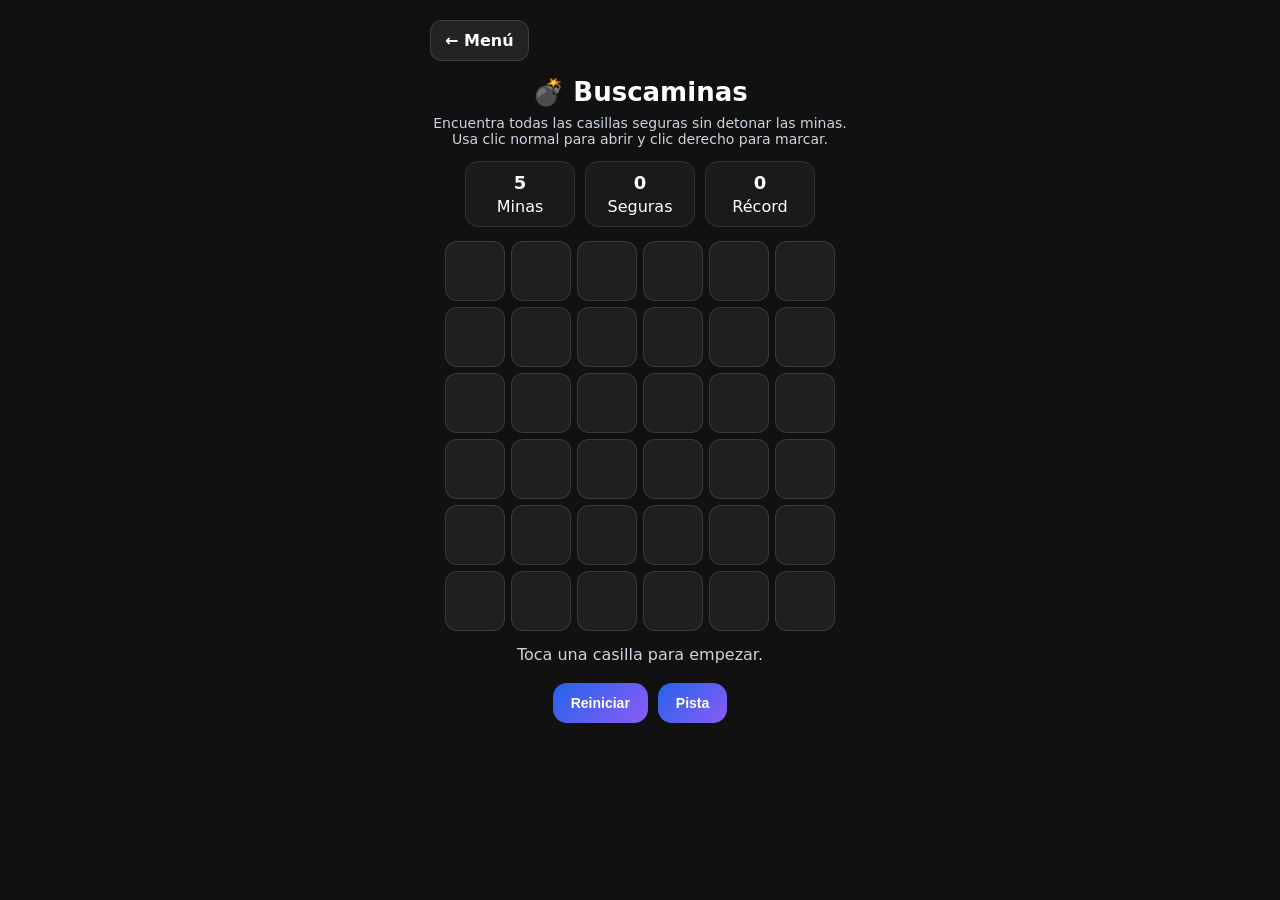
<file: buscaminas.html>
<!DOCTYPE html>
<html lang="es">
<head>
  <meta charset="UTF-8" />
  <meta name="viewport" content="width=device-width, initial-scale=1.0" />
  <title>Buscaminas</title>
  <style>
    * { margin: 0; padding: 0; box-sizing: border-box; }
    body { background: #111; color: #fff; min-height: 100vh; font-family: 'Segoe UI', system-ui, sans-serif; display: flex; flex-direction: column; align-items: center; padding: 20px; }
    header { width: 100%; max-width: 420px; display: flex; align-items: center; justify-content: space-between; margin-bottom: 16px; }
    .back-btn { background: rgba(255,255,255,0.08); border: 1px solid rgba(255,255,255,0.12); color: #fff; padding: 10px 14px; border-radius: 12px; text-decoration: none; font-weight: 700; }
    h1 { font-size: 26px; text-align: center; margin-bottom: 8px; }
    .info { font-size: 14px; color: #cbd5e1; margin-bottom: 14px; text-align: center; max-width: 420px; }
    .stats { display: flex; gap: 10px; justify-content: center; flex-wrap: wrap; margin-bottom: 14px; }
    .stat { background: rgba(255,255,255,0.04); border: 1px solid rgba(255,255,255,0.1); border-radius: 14px; padding: 10px 14px; min-width: 110px; text-align: center; }
    .stat strong { display: block; font-size: 18px; margin-bottom: 4px; color: #f8fafc; }
    #board { display: grid; gap: 6px; grid-template-columns: repeat(6, minmax(40px, 60px)); justify-content: center; }
    .cell { width: 60px; height: 60px; display: grid; place-items: center; background: rgba(255,255,255,0.06); border: 1px solid rgba(255,255,255,0.12); border-radius: 12px; cursor: pointer; color: #fff; font-size: 24px; font-weight: 900; user-select: none; transition: transform 0.1s, background 0.2s; }
    .cell:active { transform: scale(0.97); }
    .cell.open { background: rgba(255,255,255,0.12); border-color: rgba(255,255,255,0.24); cursor: default; }
    .cell.flag { background: rgba(248,113,113,0.16); }
    .cell.mine { background: rgba(248,113,113,0.25); color: #fffbeb; }
    .cell.dead { animation: shake 0.25s ease; }
    @keyframes shake { 0%,100%{transform:translateX(0);} 25%{transform:translateX(-4px);} 75%{transform:translateX(4px);} }
    .actions { display: flex; gap: 10px; flex-wrap: wrap; justify-content: center; margin-top: 16px; }
    .btn { background: linear-gradient(135deg,#2563eb,#8b5cf6); border: none; color: #fff; border-radius: 14px; padding: 12px 18px; font-size: 14px; font-weight: 700; cursor: pointer; transition: transform 0.1s, filter 0.2s; }
    .btn:hover { filter: brightness(1.05); }
    .btn:active { transform: scale(0.98); }
    .message { margin-top: 14px; color: #cbd5e1; text-align: center; min-height: 22px; }
  </style>
</head>
<body>
  <header>
    <a href="menu.html" class="back-btn">← Menú</a>
    <div></div>
  </header>
  <h1>💣 Buscaminas</h1>
  <p class="info">Encuentra todas las casillas seguras sin detonar las minas. Usa clic normal para abrir y clic derecho para marcar.</p>

  <div class="stats">
    <div class="stat"><strong id="mineCount">5</strong> Minas</div>
    <div class="stat"><strong id="safeCount">0</strong> Seguras</div>
    <div class="stat"><strong id="bestVal">0</strong> Récord</div>
  </div>

  <div id="board"></div>
  <div class="message" id="message">Toca una casilla para empezar.</div>
  <div class="actions">
    <button class="btn" id="resetBtn">Reiniciar</button>
    <button class="btn" id="hintBtn">Pista</button>
  </div>

  <script>
    const ROWS = 6; const COLS = 6; const MINES = 5;
    let board = []; let opened = 0; let flags = 0; let gameOver = false; let bestScore = parseInt(localStorage.getItem('score_buscaminas') || '0');
    const boardEl = document.getElementById('board');
    const mineCountEl = document.getElementById('mineCount');
    const safeCountEl = document.getElementById('safeCount');
    const messageEl = document.getElementById('message');
    const bestValEl = document.getElementById('bestVal');
    bestValEl.textContent = bestScore;

    function init() {
      board = Array.from({ length: ROWS }, () => Array.from({ length: COLS }, () => ({ mine:false, open:false, flag:false, count:0 })));
      opened = 0; flags = 0; gameOver = false;
      mineCountEl.textContent = MINES;
      safeCountEl.textContent = opened;
      messageEl.textContent = 'Toca una casilla para empezar.';
      createBoard();
      render();
    }

    function createBoard() {
      let placed = 0;
      while (placed < MINES) {
        const r = Math.floor(Math.random() * ROWS);
        const c = Math.floor(Math.random() * COLS);
        if (!board[r][c].mine) { board[r][c].mine = true; placed++; }
      }
      for (let r = 0; r < ROWS; r++) {
        for (let c = 0; c < COLS; c++) {
          board[r][c].count = countAdjacent(r,c);
        }
      }
    }

    function countAdjacent(r,c) {
      let cnt = 0;
      for (let dr=-1; dr<=1; dr++) for (let dc=-1; dc<=1; dc++) {
        if (dr===0 && dc===0) continue;
        const nr = r+dr, nc = c+dc;
        if (nr>=0 && nr<ROWS && nc>=0 && nc<COLS && board[nr][nc].mine) cnt++;
      }
      return cnt;
    }

    function render() {
      boardEl.innerHTML = '';
      boardEl.style.gridTemplateColumns = `repeat(${COLS}, minmax(40px, 60px))`;
      for (let r = 0; r < ROWS; r++) {
        for (let c = 0; c < COLS; c++) {
          const cell = board[r][c];
          const el = document.createElement('div');
          el.className = 'cell' + (cell.open ? ' open' : '') + (cell.flag ? ' flag' : '') + (gameOver && cell.mine && !cell.open ? ' mine' : '');
          if (cell.open) {
            if (cell.mine) el.textContent = '💣';
            else if (cell.count) el.textContent = cell.count;
          } else if (cell.flag) {
            el.textContent = '🚩';
          }
          el.oncontextmenu = e => { e.preventDefault(); toggleFlag(r,c); };
          el.onclick = () => openCell(r,c);
          boardEl.appendChild(el);
        }
      }
      safeCountEl.textContent = opened;
    }

    function toggleFlag(r,c) {
      if (gameOver || board[r][c].open) return;
      board[r][c].flag = !board[r][c].flag;
      flags += board[r][c].flag ? 1 : -1;
      render();
    }

    function openCell(r,c) {
      if (gameOver) return;
      const cell = board[r][c];
      if (cell.open || cell.flag) return;
      if (cell.mine) return lose(r,c);
      reveal(r,c);
      if (opened === ROWS * COLS - MINES) win();
      render();
      messageEl.textContent = 'Sigue encontrando casillas seguras.';
    }

    function reveal(r,c) {
      const cell = board[r][c];
      if (cell.open || cell.flag) return;
      cell.open = true; opened++;
      if (cell.count === 0) {
        for (let dr=-1; dr<=1; dr++) for (let dc=-1; dc<=1; dc++) {
          const nr = r+dr, nc = c+dc;
          if (nr>=0 && nr<ROWS && nc>=0 && nc<COLS) reveal(nr,nc);
        }
      }
    }

    function lose(r,c) {
      gameOver = true;
      board[r][c].open = true;
      messageEl.textContent = '¡Perdiste! Tocaste una mina.';
      render();
    }

    function win() {
      gameOver = true;
      const score = opened * 20 + Math.max(0, (MINES - flags) * 10);
      messageEl.textContent = `¡Ganaste! Puntuación: ${score}`;
      if (score > bestScore) { bestScore = score; localStorage.setItem('score_buscaminas', score); bestValEl.textContent = bestScore; }
      try { if (window.parent && window.parent !== window && window.parent.guardarPuntuacion) window.parent.guardarPuntuacion('buscaminas', score); } catch(e){}
    }

    document.getElementById('resetBtn').onclick = init;
    document.getElementById('hintBtn').onclick = () => {
      if (gameOver) return;
      const safe = [];
      for (let r = 0; r < ROWS; r++) for (let c = 0; c < COLS; c++) {
        if (!board[r][c].open && !board[r][c].mine && !board[r][c].flag) safe.push({r,c});
      }
      if (!safe.length) return;
      const hint = safe[Math.floor(Math.random() * safe.length)];
      board[hint.r][hint.c].open = true;
      reveal(hint.r, hint.c);
      if (opened === ROWS * COLS - MINES) win();
      render();
      messageEl.textContent = 'Pista aplicada: casilla segura abierta.';
    };

    init();
  </script>
</body>
</html>
</file>
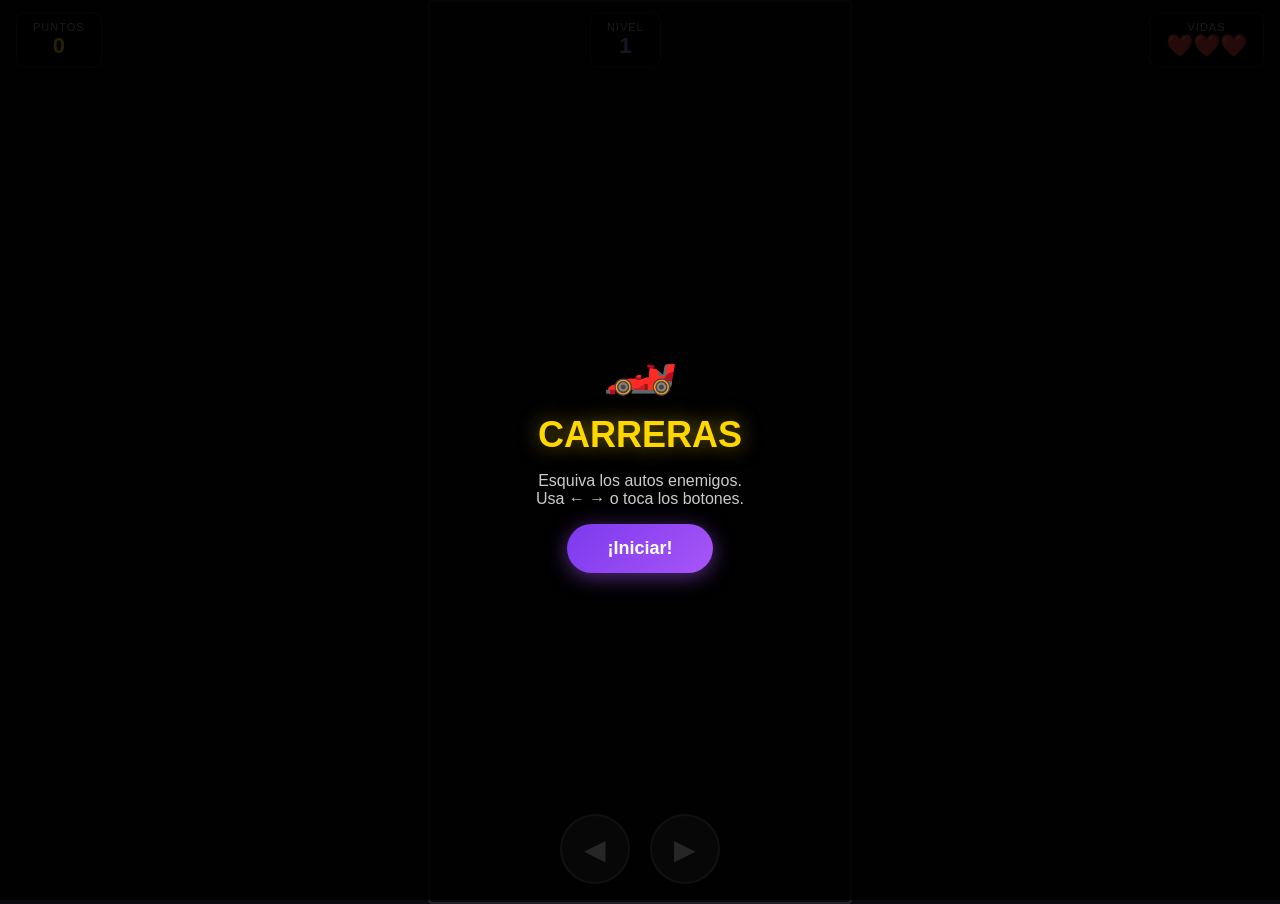
<file: carrera.html>
<!DOCTYPE html>
<html lang="es">
<head>
  <meta charset="UTF-8" />
  <meta name="viewport" content="width=device-width, initial-scale=1.0" />
  <title>Carreras de Autos</title>
  <style>
    * { margin: 0; padding: 0; box-sizing: border-box; }
    body {
      background: #0a0a0f;
      display: flex;
      flex-direction: column;
      align-items: center;
      justify-content: center;
      min-height: 100vh;
      font-family: 'Segoe UI', sans-serif;
      color: #fff;
      overflow: hidden;
      user-select: none;
    }
    #ui {
      position: absolute;
      top: 12px;
      left: 0; right: 0;
      display: flex;
      justify-content: space-between;
      align-items: flex-start;
      padding: 0 16px;
      z-index: 10;
      pointer-events: none;
    }
    .ui-box {
      background: rgba(0,0,0,0.7);
      border: 1px solid rgba(255,255,255,0.15);
      border-radius: 10px;
      padding: 8px 16px;
      text-align: center;
    }
    .ui-label { font-size: 11px; color: #aaa; text-transform: uppercase; letter-spacing: 1px; }
    .ui-value { font-size: 22px; font-weight: 900; color: #f0f0f0; }
    #scoreVal { color: #ffd700; }
    #livesVal { color: #ff6b6b; }
    #levelVal { color: #a78bfa; }
    canvas {
      display: block;
      border: 2px solid rgba(255,255,255,0.1);
      border-radius: 4px;
    }
    #overlay {
      position: absolute;
      inset: 0;
      background: rgba(0,0,0,0.85);
      display: flex;
      flex-direction: column;
      align-items: center;
      justify-content: center;
      gap: 16px;
      z-index: 20;
    }
    #overlay h2 { font-size: 36px; font-weight: 900; color: #ffd700; text-shadow: 0 0 20px #ffd70088; }
    #overlay p { font-size: 16px; color: #ccc; text-align: center; max-width: 260px; }
    .ov-score { font-size: 28px; color: #a78bfa; font-weight: bold; }
    .btn-game {
      background: linear-gradient(135deg, #7c3aed, #a855f7);
      border: none;
      color: #fff;
      padding: 14px 40px;
      border-radius: 30px;
      font-size: 18px;
      font-weight: bold;
      cursor: pointer;
      transition: transform 0.1s, box-shadow 0.2s;
      box-shadow: 0 4px 20px rgba(168, 85, 247, 0.5);
      pointer-events: all;
    }
    .btn-game:hover { transform: scale(1.05); box-shadow: 0 6px 28px rgba(168, 85, 247, 0.7); }
    .btn-game:active { transform: scale(0.97); }
    #mobileControls {
      position: absolute;
      bottom: 16px;
      left: 0; right: 0;
      display: flex;
      justify-content: center;
      gap: 20px;
      z-index: 15;
    }
    .ctrl-btn {
      background: rgba(255,255,255,0.15);
      border: 2px solid rgba(255,255,255,0.3);
      color: #fff;
      width: 70px; height: 70px;
      border-radius: 50%;
      font-size: 28px;
      cursor: pointer;
      display: flex;
      align-items: center;
      justify-content: center;
      -webkit-tap-highlight-color: transparent;
      touch-action: manipulation;
    }
    .ctrl-btn:active { background: rgba(255,255,255,0.3); }
  </style>
</head>
<body>

  <div id="ui">
    <div class="ui-box">
      <div class="ui-label">Puntos</div>
      <div class="ui-value" id="scoreVal">0</div>
    </div>
    <div class="ui-box">
      <div class="ui-label">Nivel</div>
      <div class="ui-value" id="levelVal">1</div>
    </div>
    <div class="ui-box">
      <div class="ui-label">Vidas</div>
      <div class="ui-value" id="livesVal">❤️❤️❤️</div>
    </div>
  </div>

  <canvas id="gameCanvas"></canvas>

  <div id="mobileControls">
    <button class="ctrl-btn" id="btnLeft">◀</button>
    <button class="ctrl-btn" id="btnRight">▶</button>
  </div>

  <div id="overlay">
    <div style="font-size:60px">🏎️</div>
    <h2>CARRERAS</h2>
    <p>Esquiva los autos enemigos.<br>Usa ← → o toca los botones.</p>
    <button class="btn-game" onclick="startGame()">¡Iniciar!</button>
  </div>

  <script>
    const canvas = document.getElementById('gameCanvas');
    const ctx = canvas.getContext('2d');

    // Tamaño canvas responsive
    function resizeCanvas() {
      const maxW = Math.min(window.innerWidth, 420);
      const maxH = window.innerHeight;
      canvas.width = maxW;
      canvas.height = maxH;
    }
    resizeCanvas();
    window.addEventListener('resize', resizeCanvas);

    // Constantes de carretera
    const LANE_COUNT = 4;
    function getLaneX(lane) {
      const laneW = canvas.width / LANE_COUNT;
      return laneW * lane + laneW / 2;
    }

    // Estado del juego
    let state = 'menu';
    let score = 0;
    let lives = 3;
    let level = 1;
    let speed = 4;
    let frameCount = 0;
    let spawnRate = 90;
    let player, enemies, roadLines;
    let keys = {};
    let moveTimer = 0;
    let flashTimer = 0;
    let bestScore = parseInt(localStorage.getItem('score_carrera') || '0');

    // Colores de autos
    const CAR_COLORS = ['#ff4444','#ff8800','#ffdd00','#44aaff','#aa44ff','#44ff88','#ff44aa','#00ddff'];

    function createPlayer() {
      return {
        lane: 2,
        x: getLaneX(2),
        y: canvas.height - 120,
        w: 36, h: 64,
        color: '#00e5ff',
        targetX: getLaneX(2)
      };
    }

    function createEnemy() {
      const lane = Math.floor(Math.random() * LANE_COUNT);
      return {
        lane,
        x: getLaneX(lane),
        y: -80,
        w: 34, h: 62,
        color: CAR_COLORS[Math.floor(Math.random() * CAR_COLORS.length)],
        speed: speed + Math.random() * 2
      };
    }

    function initRoadLines() {
      roadLines = [];
      for (let i = 0; i < 8; i++) {
        roadLines.push({ y: i * (canvas.height / 7) });
      }
    }

    function startGame() {
      state = 'playing';
      score = 0;
      lives = 3;
      level = 1;
      speed = 4;
      spawnRate = 90;
      frameCount = 0;
      player = createPlayer();
      enemies = [];
      initRoadLines();
      document.getElementById('overlay').style.display = 'none';
      updateUI();
      loop();
    }

    function drawRoad() {
      // Fondo asfalto
      ctx.fillStyle = '#1a1a1a';
      ctx.fillRect(0, 0, canvas.width, canvas.height);

      // Líneas laterales
      ctx.fillStyle = '#ffffff44';
      ctx.fillRect(2, 0, 4, canvas.height);
      ctx.fillRect(canvas.width - 6, 0, 4, canvas.height);

      // Marcas de carril
      const laneW = canvas.width / LANE_COUNT;
      ctx.setLineDash([40, 30]);
      ctx.strokeStyle = '#ffffff33';
      ctx.lineWidth = 2;
      for (let i = 1; i < LANE_COUNT; i++) {
        ctx.beginPath();
        ctx.moveTo(laneW * i, 0);
        ctx.lineTo(laneW * i, canvas.height);
        ctx.stroke();
      }
      ctx.setLineDash([]);
    }

    function drawCar(car, isPlayer) {
      const x = car.x - car.w / 2;
      const y = car.y - car.h / 2;

      // Cuerpo principal
      ctx.fillStyle = isPlayer ? (flashTimer > 0 ? '#ffffff' : car.color) : car.color;
      ctx.beginPath();
      ctx.roundRect(x + 4, y, car.w - 8, car.h, 8);
      ctx.fill();

      // Ventana delantera/trasera
      ctx.fillStyle = isPlayer ? '#0088cc99' : '#00000088';
      ctx.beginPath();
      ctx.roundRect(x + 6, y + (isPlayer ? 8 : 12), car.w - 12, 18, 4);
      ctx.fill();

      // Ruedas
      ctx.fillStyle = '#111';
      [[x - 2, y + 8], [x + car.w - 4, y + 8],
       [x - 2, y + car.h - 20], [x + car.w - 4, y + car.h - 20]].forEach(([wx, wy]) => {
        ctx.beginPath();
        ctx.roundRect(wx, wy, 8, 14, 3);
        ctx.fill();
      });

      // Faros del jugador
      if (isPlayer) {
        ctx.fillStyle = '#ffffffcc';
        ctx.beginPath();
        ctx.ellipse(x + 8, y + car.h - 10, 5, 3, 0, 0, Math.PI * 2);
        ctx.fill();
        ctx.beginPath();
        ctx.ellipse(x + car.w - 8, y + car.h - 10, 5, 3, 0, 0, Math.PI * 2);
        ctx.fill();
      }
    }

    function checkCollision(a, b) {
      return Math.abs(a.x - b.x) < (a.w / 2 + b.w / 2 - 6) &&
             Math.abs(a.y - b.y) < (a.h / 2 + b.h / 2 - 8);
    }

    function updateUI() {
      document.getElementById('scoreVal').textContent = score;
      document.getElementById('levelVal').textContent = level;
      const hearts = ['❤️', '❤️❤️', '❤️❤️❤️'];
      document.getElementById('livesVal').textContent = lives > 0
        ? ['💔', '❤️', '❤️❤️', '❤️❤️❤️'][Math.max(0, lives)]
        : '💀';
    }

    function gameOver() {
      state = 'gameover';
      if (score > bestScore) {
        bestScore = score;
        localStorage.setItem('score_carrera', score);
      }
      // Siempre notificar puntuación al padre (jugar.html la filtra por mejor)
      try {
        if (window.parent && window.parent !== window && window.parent.guardarPuntuacion) {
          window.parent.guardarPuntuacion('carrera', score);
        }
      } catch(e) {}
      showOverlay('gameover');
    }

    function showOverlay(type) {
      const ov = document.getElementById('overlay');
      ov.style.display = 'flex';
      if (type === 'gameover') {
        ov.innerHTML = `
          <div style="font-size:50px">💥</div>
          <h2 style="color:#ff6b6b">GAME OVER</h2>
          <p class="ov-score">Puntuación: ${score}</p>
          <p style="color:#aaa">Mejor: ${bestScore}</p>
          <button class="btn-game" onclick="startGame()">Reintentar</button>
          <button class="btn-game" style="background:linear-gradient(135deg,#374151,#4b5563);margin-top:4px" onclick="goMenu()">Menú</button>
        `;
      }
    }

    function goMenu() {
      try {
        if (window.parent && window.parent !== window) {
          window.parent.location.href = 'menu.html';
        } else {
          window.location.href = 'menu.html';
        }
      } catch(e) {
        window.location.href = 'menu.html';
      }
    }

    let animId;
    function loop() {
      if (state !== 'playing') return;
      animId = requestAnimationFrame(loop);
      frameCount++;

      // Mover jugador suavemente
      player.x += (player.targetX - player.x) * 0.18;

      // Spawn enemigos
      if (frameCount % spawnRate === 0) {
        enemies.push(createEnemy());
      }

      // Mover road lines
      roadLines.forEach(l => {
        l.y += speed * 1.5;
        if (l.y > canvas.height) l.y -= canvas.height;
      });

      // Mover enemigos
      enemies.forEach(e => { e.y += e.speed; });
      enemies = enemies.filter(e => e.y < canvas.height + 100);

      // Puntaje por distancia
      score++;

      // Subir nivel
      if (score > 0 && score % 500 === 0) {
        level++;
        speed = Math.min(4 + level * 1.2, 18);
        spawnRate = Math.max(30, 90 - level * 8);
      }

      // Colisiones
      if (flashTimer <= 0) {
        for (let e of enemies) {
          if (checkCollision(player, e)) {
            lives--;
            flashTimer = 60;
            updateUI();
            if (lives <= 0) { cancelAnimationFrame(animId); gameOver(); return; }
            break;
          }
        }
      } else {
        flashTimer--;
      }

      updateUI();

      // Dibujar
      drawRoad();
      enemies.forEach(e => drawCar(e, false));
      drawCar(player, true);
    }

    // Controles teclado
    document.addEventListener('keydown', e => {
      if (state !== 'playing') return;
      if (e.key === 'ArrowLeft' || e.key === 'a') {
        if (player.lane > 0) {
          player.lane--;
          player.targetX = getLaneX(player.lane);
        }
      }
      if (e.key === 'ArrowRight' || e.key === 'd') {
        if (player.lane < LANE_COUNT - 1) {
          player.lane++;
          player.targetX = getLaneX(player.lane);
        }
      }
    });

    // Controles móvil
    document.getElementById('btnLeft').addEventListener('touchstart', e => {
      e.preventDefault();
      if (state !== 'playing') return;
      if (player.lane > 0) { player.lane--; player.targetX = getLaneX(player.lane); }
    }, { passive: false });
    document.getElementById('btnRight').addEventListener('touchstart', e => {
      e.preventDefault();
      if (state !== 'playing') return;
      if (player.lane < LANE_COUNT - 1) { player.lane++; player.targetX = getLaneX(player.lane); }
    }, { passive: false });

    document.getElementById('btnLeft').addEventListener('click', () => {
      if (state !== 'playing') return;
      if (player.lane > 0) { player.lane--; player.targetX = getLaneX(player.lane); }
    });
    document.getElementById('btnRight').addEventListener('click', () => {
      if (state !== 'playing') return;
      if (player.lane < LANE_COUNT - 1) { player.lane++; player.targetX = getLaneX(player.lane); }
    });

    // Swipe touch
    let touchStartX = 0;
    canvas.addEventListener('touchstart', e => { touchStartX = e.touches[0].clientX; }, { passive: true });
    canvas.addEventListener('touchend', e => {
      if (state !== 'playing') return;
      const dx = e.changedTouches[0].clientX - touchStartX;
      if (Math.abs(dx) > 30) {
        if (dx < 0 && player.lane > 0) { player.lane--; player.targetX = getLaneX(player.lane); }
        if (dx > 0 && player.lane < LANE_COUNT - 1) { player.lane++; player.targetX = getLaneX(player.lane); }
      }
    }, { passive: true });
  </script>
</body>
</html>
</file>
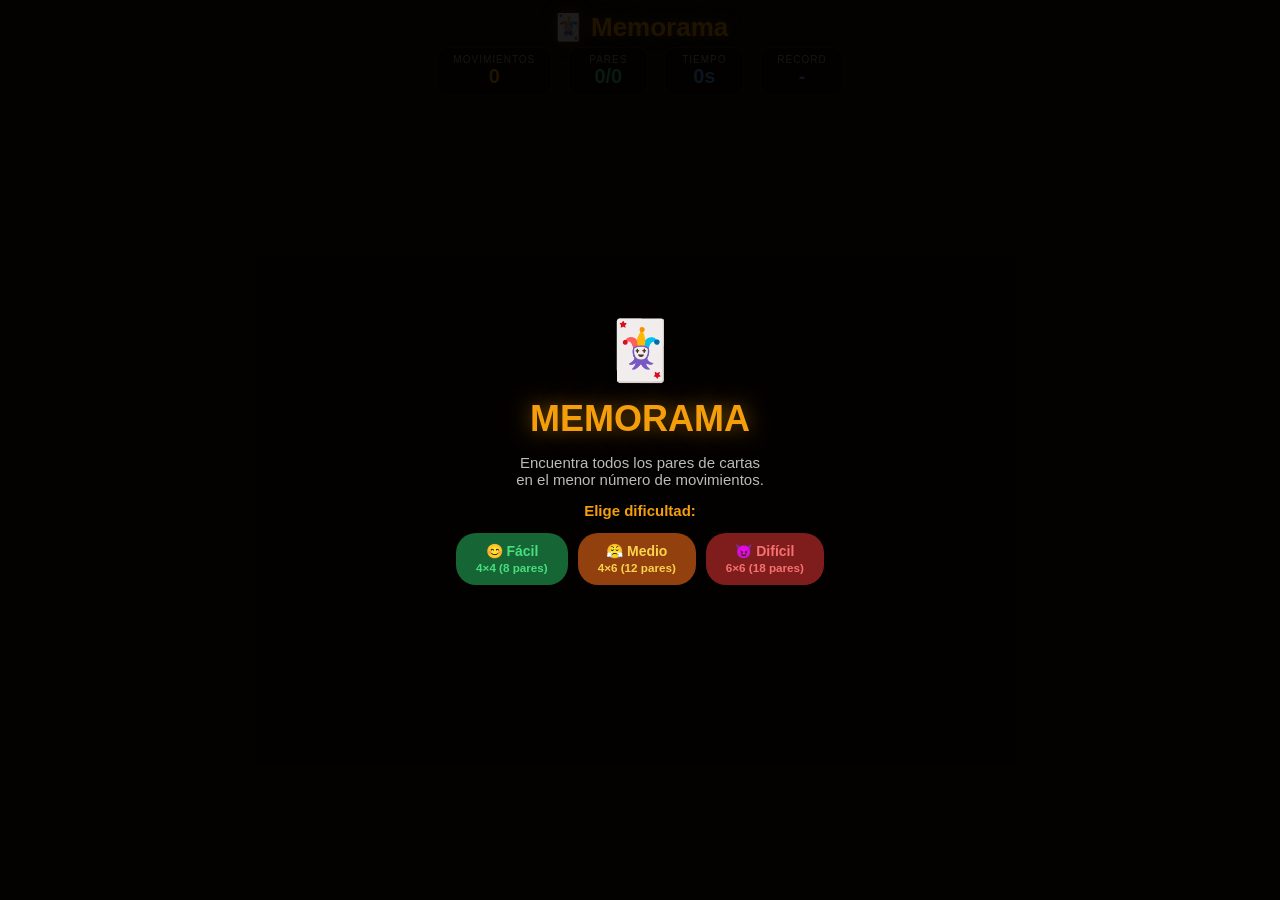
<file: memorama.html>
<!DOCTYPE html>
<html lang="es">
<head>
  <meta charset="UTF-8" />
  <meta name="viewport" content="width=device-width, initial-scale=1.0" />
  <title>Memorama</title>
  <style>
    * { margin: 0; padding: 0; box-sizing: border-box; }
    body {
      background: #1a0d00;
      min-height: 100vh;
      font-family: 'Segoe UI', sans-serif;
      color: #fff;
      display: flex;
      flex-direction: column;
      align-items: center;
      padding: 12px;
      user-select: none;
    }
    h1 { font-size: 26px; font-weight: 900; color: #f59e0b; margin-bottom: 4px; text-shadow: 0 0 15px #f59e0b66; }
    #topBar {
      display: flex;
      gap: 16px;
      margin-bottom: 10px;
      flex-wrap: wrap;
      justify-content: center;
    }
    .stat-box {
      background: rgba(0,0,0,0.5);
      border: 1px solid rgba(255,255,255,0.12);
      border-radius: 10px;
      padding: 6px 16px;
      text-align: center;
      min-width: 80px;
    }
    .stat-label { font-size: 10px; color: #aaa; text-transform: uppercase; letter-spacing: 1px; }
    .stat-val { font-size: 20px; font-weight: bold; }
    #board {
      display: grid;
      gap: 8px;
      max-width: 440px;
      width: 100%;
    }
    .card {
      aspect-ratio: 1;
      cursor: pointer;
      perspective: 600px;
      border-radius: 12px;
    }
    .card-inner {
      width: 100%; height: 100%;
      position: relative;
      transform-style: preserve-3d;
      transition: transform 0.4s ease;
      border-radius: 12px;
    }
    .card.flipped .card-inner, .card.matched .card-inner { transform: rotateY(180deg); }
    .card-front, .card-back {
      position: absolute;
      inset: 0;
      border-radius: 12px;
      backface-visibility: hidden;
      display: flex;
      align-items: center;
      justify-content: center;
    }
    .card-front {
      background: linear-gradient(135deg, #2d1b00, #4a2f00);
      border: 2px solid rgba(245,158,11,0.3);
      font-size: 28px;
    }
    .card-front::after {
      content: '?';
      font-size: 24px;
      font-weight: bold;
      color: rgba(245,158,11,0.5);
    }
    .card-back {
      background: linear-gradient(135deg, #1a3a1a, #2d5a2d);
      border: 2px solid rgba(255,255,255,0.2);
      transform: rotateY(180deg);
      font-size: clamp(20px, 5vw, 36px);
    }
    .card.matched .card-back {
      background: linear-gradient(135deg, #14532d, #166534);
      border-color: #4ade80;
      box-shadow: 0 0 12px rgba(74,222,128,0.4);
    }
    .card:hover:not(.matched):not(.flipped) .card-front {
      border-color: rgba(245,158,11,0.7);
      background: linear-gradient(135deg, #3d2b00, #5a3f00);
    }
    #msgBar {
      margin-top: 10px;
      font-size: 16px;
      color: #f59e0b;
      min-height: 24px;
      font-weight: bold;
      text-align: center;
    }
    #overlay {
      position: fixed;
      inset: 0;
      background: rgba(0,0,0,0.88);
      display: flex;
      flex-direction: column;
      align-items: center;
      justify-content: center;
      gap: 14px;
      z-index: 50;
    }
    #overlay h2 { font-size: 36px; font-weight: 900; color: #f59e0b; text-shadow: 0 0 20px #f59e0b88; }
    #overlay p { font-size: 15px; color: #bbb; text-align: center; max-width: 260px; }
    .score-big { font-size: 28px; color: #ffd700; font-weight: bold; }
    .btn-game {
      background: linear-gradient(135deg, #b45309, #f59e0b);
      border: none; color: #fff;
      padding: 13px 38px; border-radius: 30px;
      font-size: 17px; font-weight: bold; cursor: pointer;
      box-shadow: 0 4px 20px rgba(245,158,11,0.4);
      transition: transform 0.1s;
    }
    .btn-game:hover { transform: scale(1.05); }
    .btn-game:active { transform: scale(0.97); }
    #diffBtns { display: flex; gap: 10px; flex-wrap: wrap; justify-content: center; }
    .diff-btn {
      padding: 10px 20px; border-radius: 20px; border: none;
      font-weight: bold; cursor: pointer; font-size: 14px;
      transition: transform 0.1s;
    }
    .diff-btn:hover { transform: scale(1.05); }
    .diff-easy { background: #166534; color: #4ade80; }
    .diff-med { background: #92400e; color: #fcd34d; }
    .diff-hard { background: #7f1d1d; color: #f87171; }
  </style>
</head>
<body>

  <h1>🃏 Memorama</h1>

  <div id="topBar">
    <div class="stat-box">
      <div class="stat-label">Movimientos</div>
      <div class="stat-val" id="movVal" style="color:#f59e0b">0</div>
    </div>
    <div class="stat-box">
      <div class="stat-label">Pares</div>
      <div class="stat-val" id="pairsVal" style="color:#4ade80">0/0</div>
    </div>
    <div class="stat-box">
      <div class="stat-label">Tiempo</div>
      <div class="stat-val" id="timeVal" style="color:#60a5fa">0s</div>
    </div>
    <div class="stat-box">
      <div class="stat-label">Récord</div>
      <div class="stat-val" id="bestVal" style="color:#a78bfa">-</div>
    </div>
  </div>

  <div id="board"></div>
  <div id="msgBar"></div>

  <div id="overlay">
    <div style="font-size:58px">🃏</div>
    <h2>MEMORAMA</h2>
    <p>Encuentra todos los pares de cartas en el menor número de movimientos.</p>
    <p style="font-weight:bold;color:#f59e0b">Elige dificultad:</p>
    <div id="diffBtns">
      <button class="diff-btn diff-easy" onclick="startGame(4,4)">😊 Fácil<br><small>4×4 (8 pares)</small></button>
      <button class="diff-btn diff-med" onclick="startGame(4,6)">😤 Medio<br><small>4×6 (12 pares)</small></button>
      <button class="diff-btn diff-hard" onclick="startGame(6,6)">😈 Difícil<br><small>6×6 (18 pares)</small></button>
    </div>
  </div>

  <script>
    const EMOJIS = [
      '🐶','🐱','🐭','🐹','🐰','🦊','🐻','🐼',
      '🐨','🐯','🦁','🐮','🐷','🐸','🐵','🦋',
      '🐙','🦀','🐬','🦄'
    ];

    let cards = [], flipped = [], matched = 0, totalPairs = 0;
    let moves = 0, timer = 0, timerInterval = null, started = false;
    let locked = false;
    let bestScore = localStorage.getItem('score_memorama') ? JSON.parse(localStorage.getItem('score_memorama')) : {};

    function startGame(cols, rows) {
      const pairs = (cols * rows) / 2;
      totalPairs = pairs;
      moves = 0; matched = 0; timer = 0; started = false; locked = false;
      flipped = [];
      clearInterval(timerInterval);

      document.getElementById('overlay').style.display = 'none';
      document.getElementById('msgBar').textContent = '';
      updateUI();

      // Crear pares
      const emojis = EMOJIS.slice(0, pairs);
      const deck = [...emojis, ...emojis];
      // Barajar Fisher-Yates
      for (let i = deck.length - 1; i > 0; i--) {
        const j = Math.floor(Math.random() * (i + 1));
        [deck[i], deck[j]] = [deck[j], deck[i]];
      }

      cards = deck.map((e, i) => ({ id: i, emoji: e, flipped: false, matched: false }));

      const board = document.getElementById('board');
      board.style.gridTemplateColumns = `repeat(${cols}, 1fr)`;
      board.innerHTML = '';

      cards.forEach((c, i) => {
        const el = document.createElement('div');
        el.className = 'card';
        el.innerHTML = `
          <div class="card-inner">
            <div class="card-front"></div>
            <div class="card-back">${c.emoji}</div>
          </div>`;
        el.dataset.index = i;
        el.addEventListener('click', () => onCardClick(i));
        board.appendChild(el);
      });

      timerInterval = setInterval(() => {
        if (started) {
          timer++;
          document.getElementById('timeVal').textContent = timer + 's';
        }
      }, 1000);
    }

    function onCardClick(index) {
      if (locked) return;
      const card = cards[index];
      if (card.flipped || card.matched) return;
      if (!started) started = true;

      card.flipped = true;
      const el = document.querySelector(`[data-index="${index}"]`);
      el.classList.add('flipped');
      flipped.push(index);

      if (flipped.length === 2) {
        locked = true;
        moves++;
        updateUI();
        const [a, b] = flipped;
        if (cards[a].emoji === cards[b].emoji) {
          // Match!
          setTimeout(() => {
            cards[a].matched = true;
            cards[b].matched = true;
            document.querySelector(`[data-index="${a}"]`).classList.add('matched');
            document.querySelector(`[data-index="${b}"]`).classList.add('matched');
            matched++;
            flipped = [];
            locked = false;
            updateUI();
            setMsg('✅ ¡Par encontrado!', '#4ade80');
            if (matched === totalPairs) finishGame();
          }, 500);
        } else {
          // No match
          setTimeout(() => {
            cards[a].flipped = false;
            cards[b].flipped = false;
            document.querySelector(`[data-index="${a}"]`).classList.remove('flipped');
            document.querySelector(`[data-index="${b}"]`).classList.remove('flipped');
            flipped = [];
            locked = false;
            setMsg('❌ No es par', '#f87171');
          }, 900);
        }
      }
    }

    function setMsg(msg, color) {
      const el = document.getElementById('msgBar');
      el.textContent = msg;
      el.style.color = color;
      setTimeout(() => { el.textContent = ''; }, 1500);
    }

    function updateUI() {
      document.getElementById('movVal').textContent = moves;
      document.getElementById('pairsVal').textContent = matched + '/' + totalPairs;
      const key = totalPairs + 'p';
      const best = bestScore[key];
      document.getElementById('bestVal').textContent = best ? best + ' mov' : '-';
    }

    function finishGame() {
      clearInterval(timerInterval);
      const key = totalPairs + 'p';
      const prev = bestScore[key] || Infinity;
      if (moves < prev) {
        bestScore[key] = moves;
        localStorage.setItem('score_memorama', JSON.stringify(bestScore));
        try { if (window.parent && window.parent !== window && window.parent.guardarPuntuacion) window.parent.guardarPuntuacion('memorama', 1000 - moves); } catch(e){}
      }

      setTimeout(() => {
        const isRecord = moves <= (bestScore[key] || Infinity);
        const ov = document.getElementById('overlay');
        ov.style.display = 'flex';
        ov.innerHTML = `
          <div style="font-size:54px">${isRecord ? '🏆' : '🎉'}</div>
          <h2 style="color:#4ade80">¡GANASTE!</h2>
          <p class="score-big">${moves} movimientos</p>
          <p style="color:#aaa">Tiempo: ${timer}s · ${isRecord ? '¡Nuevo récord!' : 'Récord: ' + bestScore[key] + ' mov'}</p>
          <div id="diffBtns" style="display:flex;gap:10px;flex-wrap:wrap;justify-content:center;margin-top:6px">
            <button class="diff-btn diff-easy" onclick="startGame(4,4)">😊 Fácil</button>
            <button class="diff-btn diff-med" onclick="startGame(4,6)">😤 Medio</button>
            <button class="diff-btn diff-hard" onclick="startGame(6,6)">😈 Difícil</button>
          </div>
        `;
      }, 400);
    }
  </script>
</body>
</html>
</file>
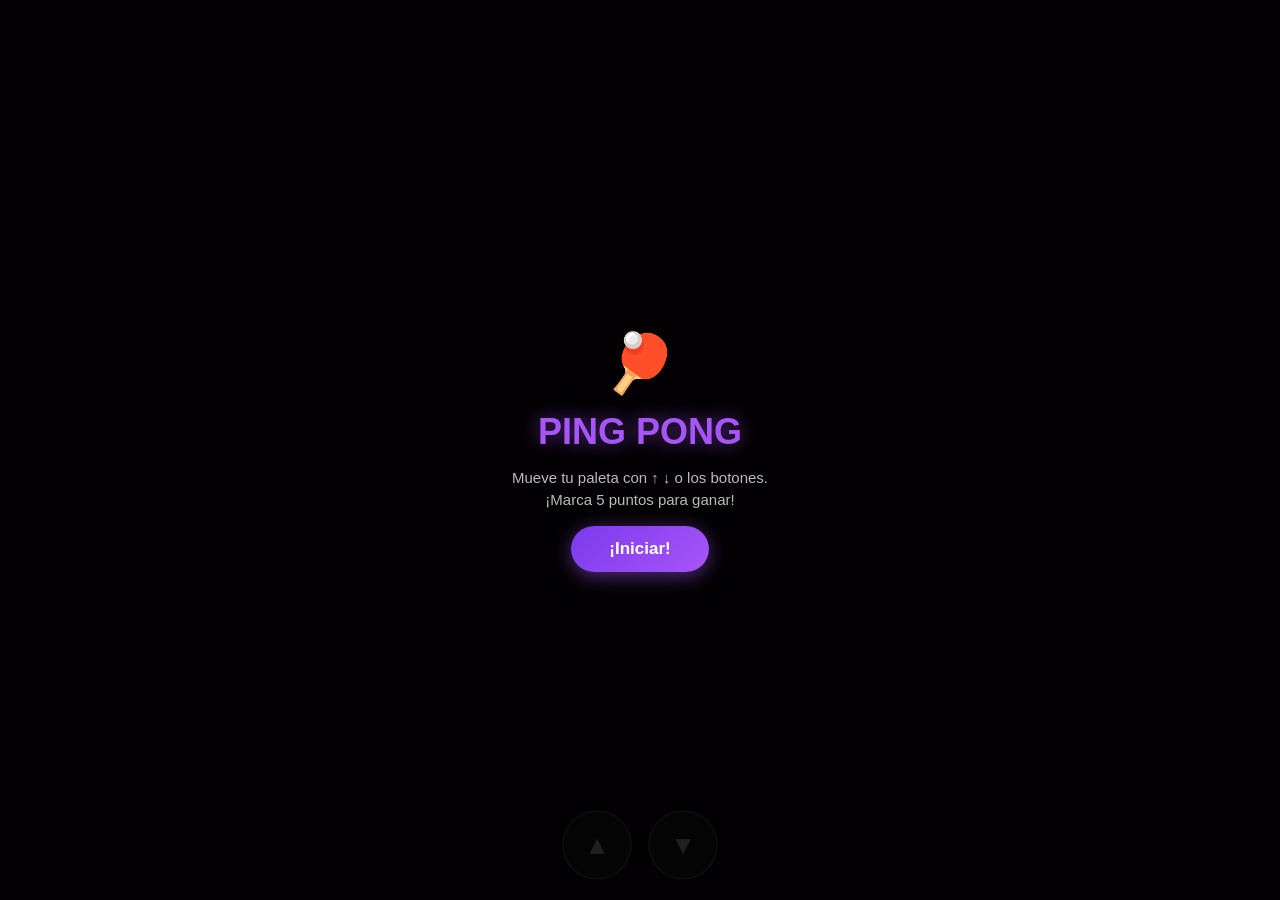
<file: pingpong.html>
<!DOCTYPE html>
<html lang="es">
<head>
  <meta charset="UTF-8" />
  <meta name="viewport" content="width=device-width, initial-scale=1.0" />
  <title>Ping Pong</title>
  <style>
    * { margin: 0; padding: 0; box-sizing: border-box; }
    body {
      background: #0d0010;
      display: flex;
      flex-direction: column;
      align-items: center;
      justify-content: center;
      min-height: 100vh;
      font-family: 'Segoe UI', sans-serif;
      color: #fff;
      overflow: hidden;
      user-select: none;
    }
    canvas { display: block; border-radius: 8px; }
    #overlay {
      position: absolute;
      inset: 0;
      background: rgba(0,0,0,0.88);
      display: flex;
      flex-direction: column;
      align-items: center;
      justify-content: center;
      gap: 14px;
      z-index: 20;
    }
    #overlay h2 { font-size: 36px; font-weight: 900; color: #a855f7; text-shadow: 0 0 20px #a855f799; }
    #overlay p { font-size: 15px; color: #bbb; text-align: center; max-width: 260px; line-height: 1.5; }
    .score-msg { font-size: 26px; font-weight: bold; color: #ffd700; }
    .btn-game {
      background: linear-gradient(135deg, #7c3aed, #a855f7);
      border: none; color: #fff;
      padding: 13px 38px; border-radius: 30px;
      font-size: 17px; font-weight: bold; cursor: pointer;
      box-shadow: 0 4px 20px rgba(168,85,247,0.5);
      transition: transform 0.1s;
    }
    .btn-game:hover { transform: scale(1.05); }
    .btn-secondary {
      background: linear-gradient(135deg, #374151, #4b5563);
      box-shadow: none;
    }
    #mobileCtrl {
      position: absolute;
      bottom: 20px;
      display: flex;
      gap: 16px;
      z-index: 15;
    }
    .ctrl-btn {
      background: rgba(255,255,255,0.12);
      border: 2px solid rgba(255,255,255,0.25);
      color: #fff; width: 70px; height: 70px;
      border-radius: 50%; font-size: 26px; cursor: pointer;
      display: flex; align-items: center; justify-content: center;
      -webkit-tap-highlight-color: transparent;
      touch-action: manipulation;
    }
    .ctrl-btn:active { background: rgba(255,255,255,0.3); }
  </style>
</head>
<body>

  <canvas id="gameCanvas"></canvas>

  <div id="mobileCtrl">
    <button class="ctrl-btn" id="btnUp" ontouchstart="padUp=true" ontouchend="padUp=false">▲</button>
    <button class="ctrl-btn" id="btnDown" ontouchstart="padDown=true" ontouchend="padDown=false">▼</button>
  </div>

  <div id="overlay">
    <div style="font-size:58px">🏓</div>
    <h2>PING PONG</h2>
    <p>Mueve tu paleta con ↑ ↓ o los botones.<br>¡Marca 5 puntos para ganar!</p>
    <button class="btn-game" onclick="startGame()">¡Iniciar!</button>
  </div>

  <script>
    const canvas = document.getElementById('gameCanvas');
    const ctx = canvas.getContext('2d');

    let W, H, PAD_H, PAD_W, BALL_R;

    function resizeCanvas() {
      W = Math.min(window.innerWidth, 500);
      H = Math.min(window.innerHeight - 100, 600);
      canvas.width = W;
      canvas.height = H;
      PAD_H = H * 0.18;
      PAD_W = 14;
      BALL_R = W * 0.025;
    }
    resizeCanvas();

    let state = 'menu';
    let playerPad, aiPad, ball;
    let playerScore = 0, aiScore = 0;
    let animId;
    let keys = {};
    let padUp = false, padDown = false;
    let WIN_SCORE = 5;
    let bestScore = parseInt(localStorage.getItem('score_pingpong') || '0');

    function initObjects() {
      playerPad = { x: 16, y: H / 2 - PAD_H / 2, w: PAD_W, h: PAD_H, speed: H * 0.012 };
      aiPad = { x: W - 16 - PAD_W, y: H / 2 - PAD_H / 2, w: PAD_W, h: PAD_H };
      resetBall();
    }

    function resetBall() {
      const angle = (Math.random() * 60 - 30) * (Math.PI / 180);
      const dir = Math.random() > 0.5 ? 1 : -1;
      const speed = W * 0.008;
      ball = {
        x: W / 2, y: H / 2,
        vx: Math.cos(angle) * speed * dir,
        vy: Math.sin(angle) * speed,
        r: BALL_R,
        trail: []
      };
    }

    function startGame() {
      state = 'playing';
      playerScore = 0;
      aiScore = 0;
      initObjects();
      document.getElementById('overlay').style.display = 'none';
      cancelAnimationFrame(animId);
      loop();
    }

    function loop() {
      if (state !== 'playing') return;
      animId = requestAnimationFrame(loop);
      update();
      draw();
    }

    function update() {
      // Mover jugador
      const speed = playerPad.speed;
      if ((keys['ArrowUp'] || keys['w'] || padUp) && playerPad.y > 0) playerPad.y -= speed;
      if ((keys['ArrowDown'] || keys['s'] || padDown) && playerPad.y + playerPad.h < H) playerPad.y += speed;

      // IA paleta derecha
      const aiCenter = aiPad.y + aiPad.h / 2;
      const ballY = ball.y;
      const aiSpeed = H * 0.009;
      if (aiCenter < ballY - 10) aiPad.y = Math.min(aiPad.y + aiSpeed, H - aiPad.h);
      else if (aiCenter > ballY + 10) aiPad.y = Math.max(aiPad.y - aiSpeed, 0);

      // Trail
      ball.trail.push({ x: ball.x, y: ball.y });
      if (ball.trail.length > 8) ball.trail.shift();

      // Mover pelota
      ball.x += ball.vx;
      ball.y += ball.vy;

      // Rebote techo/suelo
      if (ball.y - ball.r < 0) { ball.vy = Math.abs(ball.vy); ball.y = ball.r; }
      if (ball.y + ball.r > H) { ball.vy = -Math.abs(ball.vy); ball.y = H - ball.r; }

      // Colisión jugador
      if (ball.x - ball.r < playerPad.x + playerPad.w &&
          ball.x - ball.r > playerPad.x &&
          ball.y > playerPad.y && ball.y < playerPad.y + playerPad.h) {
        const hitPos = (ball.y - (playerPad.y + playerPad.h / 2)) / (playerPad.h / 2);
        const angle = hitPos * 60 * (Math.PI / 180);
        const spd = Math.min(Math.sqrt(ball.vx*ball.vx + ball.vy*ball.vy) * 1.05, W * 0.018);
        ball.vx = Math.cos(angle) * spd;
        ball.vy = Math.sin(angle) * spd;
        ball.x = playerPad.x + playerPad.w + ball.r;
      }

      // Colisión IA
      if (ball.x + ball.r > aiPad.x &&
          ball.x + ball.r < aiPad.x + aiPad.w &&
          ball.y > aiPad.y && ball.y < aiPad.y + aiPad.h) {
        const hitPos = (ball.y - (aiPad.y + aiPad.h / 2)) / (aiPad.h / 2);
        const angle = hitPos * 60 * (Math.PI / 180);
        const spd = Math.min(Math.sqrt(ball.vx*ball.vx + ball.vy*ball.vy) * 1.05, W * 0.018);
        ball.vx = -Math.cos(angle) * spd;
        ball.vy = Math.sin(angle) * spd;
        ball.x = aiPad.x - ball.r;
      }

      // Punto
      if (ball.x + ball.r < 0) {
        aiScore++;
        resetBall();
        if (aiScore >= WIN_SCORE) { state = 'gameover'; showEnd(false); }
      }
      if (ball.x - ball.r > W) {
        playerScore++;
        resetBall();
        if (playerScore >= WIN_SCORE) { state = 'gameover'; showEnd(true); }
      }
    }

    function draw() {
      ctx.fillStyle = '#0d0010';
      ctx.fillRect(0, 0, W, H);

      // Línea central
      ctx.setLineDash([15, 10]);
      ctx.strokeStyle = 'rgba(255,255,255,0.15)';
      ctx.lineWidth = 2;
      ctx.beginPath(); ctx.moveTo(W/2, 0); ctx.lineTo(W/2, H); ctx.stroke();
      ctx.setLineDash([]);

      // Marcadores
      ctx.font = `bold ${H * 0.08}px monospace`;
      ctx.textAlign = 'center';
      ctx.fillStyle = 'rgba(255,255,255,0.25)';
      ctx.fillText(playerScore, W / 4, H * 0.1);
      ctx.fillText(aiScore, W * 3 / 4, H * 0.1);

      // Trail de pelota
      ball.trail.forEach((p, i) => {
        const alpha = (i / ball.trail.length) * 0.3;
        ctx.beginPath();
        ctx.arc(p.x, p.y, ball.r * (i / ball.trail.length), 0, Math.PI * 2);
        ctx.fillStyle = `rgba(168,85,247,${alpha})`;
        ctx.fill();
      });

      // Pelota
      const grad = ctx.createRadialGradient(ball.x - ball.r*0.3, ball.y - ball.r*0.3, 0, ball.x, ball.y, ball.r);
      grad.addColorStop(0, '#ffffff');
      grad.addColorStop(1, '#a855f7');
      ctx.beginPath();
      ctx.arc(ball.x, ball.y, ball.r, 0, Math.PI * 2);
      ctx.fillStyle = grad;
      ctx.fill();

      // Paletas
      function drawPad(pad, color) {
        ctx.fillStyle = color;
        ctx.beginPath();
        ctx.roundRect(pad.x, pad.y, pad.w, pad.h, 6);
        ctx.fill();
        // Brillo
        ctx.fillStyle = 'rgba(255,255,255,0.3)';
        ctx.beginPath();
        ctx.roundRect(pad.x + 2, pad.y + 4, 3, pad.h - 8, 3);
        ctx.fill();
      }
      drawPad(playerPad, '#00e5ff');
      drawPad(aiPad, '#ff4444');

      // Etiquetas
      ctx.font = `bold 11px sans-serif`;
      ctx.textAlign = 'center';
      ctx.fillStyle = 'rgba(0,229,255,0.6)';
      ctx.fillText('TÚ', playerPad.x + PAD_W/2, H - 8);
      ctx.fillStyle = 'rgba(255,68,68,0.6)';
      ctx.fillText('IA', aiPad.x + PAD_W/2, H - 8);
    }

    function showEnd(playerWon) {
      if (playerWon && playerScore > bestScore) {
        bestScore = playerScore;
        localStorage.setItem('score_pingpong', playerScore);
        try { if (window.parent && window.parent !== window && window.parent.guardarPuntuacion) window.parent.guardarPuntuacion('pingpong', playerScore); } catch(e){}
      }
      const ov = document.getElementById('overlay');
      ov.style.display = 'flex';
      ov.innerHTML = `
        <div style="font-size:54px">${playerWon ? '🏆' : '😞'}</div>
        <h2 style="color:${playerWon ? '#ffd700' : '#ff6b6b'}">${playerWon ? '¡GANASTE!' : 'PERDISTE'}</h2>
        <p class="score-msg">${playerScore} - ${aiScore}</p>
        <p style="color:#aaa;font-size:14px">Mejor: ${bestScore} pts</p>
        <button class="btn-game" onclick="startGame()">Revancha</button>
      `;
    }

    // Teclado
    document.addEventListener('keydown', e => { keys[e.key] = true; e.preventDefault(); });
    document.addEventListener('keyup', e => { keys[e.key] = false; });

    // Botones móvil (click fallback)
    document.getElementById('btnUp').addEventListener('mousedown', () => padUp = true);
    document.getElementById('btnUp').addEventListener('mouseup', () => padUp = false);
    document.getElementById('btnDown').addEventListener('mousedown', () => padDown = true);
    document.getElementById('btnDown').addEventListener('mouseup', () => padDown = false);
  </script>
</body>
</html>
</file>
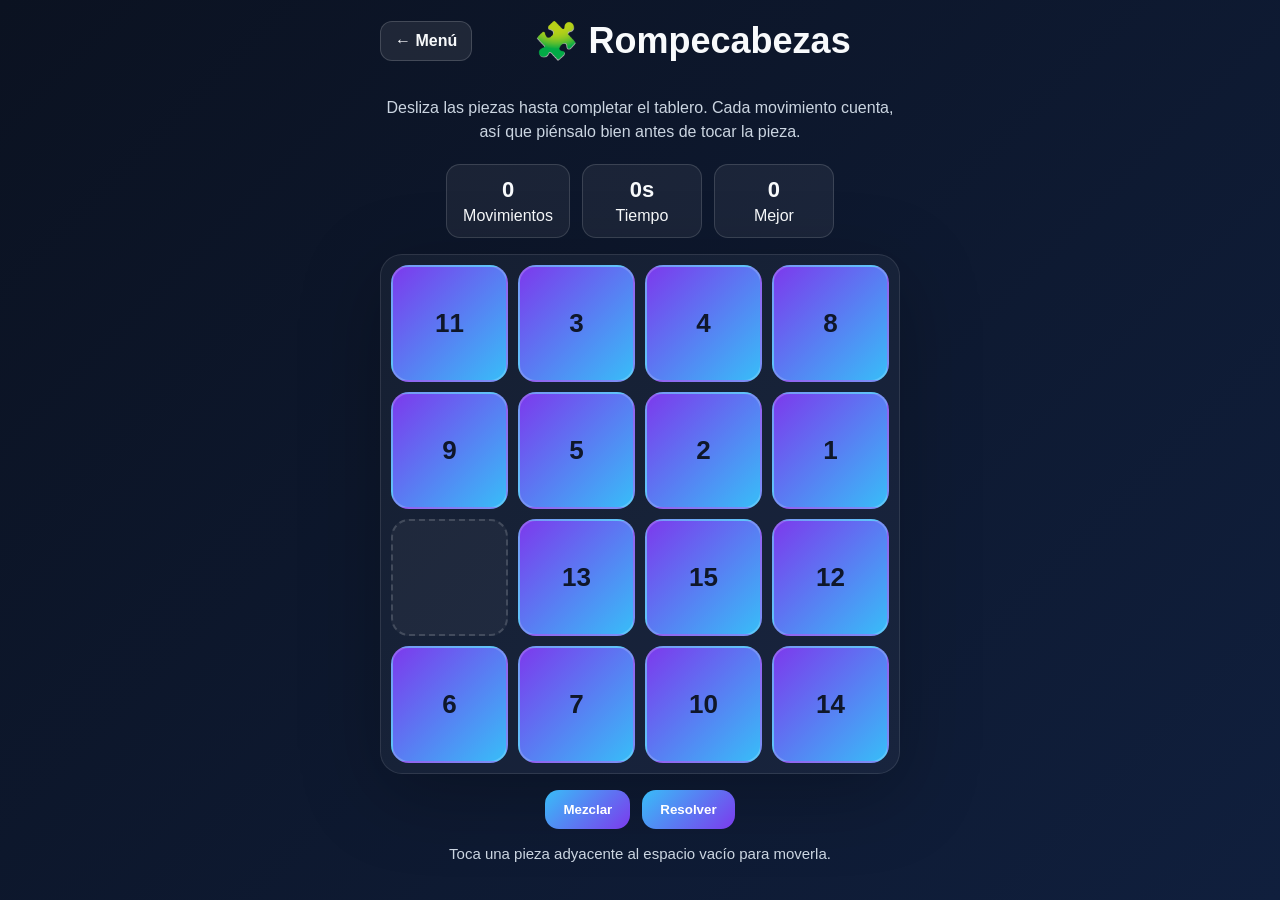
<file: rompecabezas.html>
<!DOCTYPE html>
<html lang="es">
<head>
  <meta charset="UTF-8" />
  <meta name="viewport" content="width=device-width, initial-scale=1.0" />
  <title>Rompecabezas</title>
  <style>
    * { box-sizing: border-box; }
    body {
      margin: 0;
      min-height: 100vh;
      background: linear-gradient(135deg, #0b1221, #101f3d);
      color: #f8fafc;
      font-family: 'Segoe UI', Tahoma, Geneva, Verdana, sans-serif;
      display: flex;
      flex-direction: column;
      align-items: center;
      padding: 20px;
    }
    header {
      width: min(100%, 520px);
      display: flex;
      justify-content: space-between;
      align-items: center;
      gap: 12px;
      margin-bottom: 18px;
    }
    .back-btn {
      background: rgba(255,255,255,0.08);
      border: 1px solid rgba(255,255,255,0.16);
      color: #f8fafc;
      text-decoration: none;
      padding: 10px 14px;
      border-radius: 12px;
      font-weight: 700;
    }
    h1 {
      flex: 1;
      text-align: center;
      font-size: clamp(26px, 4vw, 36px);
      margin: 0;
    }
    .info {
      max-width: 520px;
      text-align: center;
      color: #cbd5e1;
      margin-bottom: 20px;
      line-height: 1.5;
    }
    .game-panel {
      width: min(520px, 100%);
      display: grid;
      gap: 16px;
    }
    #board {
      display: grid;
      grid-template-columns: repeat(4, minmax(68px, 1fr));
      gap: 10px;
      background: rgba(255,255,255,0.04);
      padding: 10px;
      border-radius: 22px;
      border: 1px solid rgba(255,255,255,0.1);
      box-shadow: 0 20px 80px rgba(0,0,0,0.25);
    }
    .tile {
      aspect-ratio: 1 / 1;
      display: grid;
      place-items: center;
      border-radius: 18px;
      cursor: pointer;
      font-size: 26px;
      font-weight: 800;
      color: #0f172a;
      background: linear-gradient(135deg, #7c3aed, #38bdf8);
      border: 2px solid rgba(255,255,255,0.18);
      transition: transform 0.15s ease, background 0.15s ease;
      user-select: none;
    }
    .tile:hover { transform: translateY(-2px); }
    .tile.empty {
      background: rgba(255,255,255,0.04);
      border: 2px dashed rgba(255,255,255,0.16);
      cursor: default;
    }
    .stats {
      display: flex;
      gap: 12px;
      flex-wrap: wrap;
      justify-content: center;
    }
    .stat {
      background: rgba(255,255,255,0.06);
      border: 1px solid rgba(255,255,255,0.14);
      border-radius: 14px;
      padding: 12px 16px;
      min-width: 120px;
      text-align: center;
    }
    .stat strong { display: block; font-size: 22px; margin-bottom: 4px; }
    .controls {
      display: flex;
      flex-wrap: wrap;
      gap: 12px;
      justify-content: center;
    }
    .btn { background: linear-gradient(135deg,#38bdf8,#7c3aed); border: none; color: #fff; border-radius: 14px; padding: 12px 18px; font-weight: 700; cursor: pointer; transition: transform .15s, filter .2s; }
    .btn:hover { filter: brightness(1.05); }
    .btn:active { transform: scale(0.98); }
    .message {
      text-align: center;
      color: #cbd5e1;
      min-height: 26px;
      font-size: 15px;
    }
    @media (max-width: 420px) {
      #board { gap: 8px; }
      .tile { font-size: 22px; }
    }
  </style>
</head>
<body>
  <header>
    <a href="menu.html" class="back-btn">← Menú</a>
    <h1>🧩 Rompecabezas</h1>
  </header>
  <p class="info">Desliza las piezas hasta completar el tablero. Cada movimiento cuenta, así que piénsalo bien antes de tocar la pieza.</p>

  <div class="game-panel">
    <div class="stats">
      <div class="stat"><strong id="movesCount">0</strong> Movimientos</div>
      <div class="stat"><strong id="timeCount">0s</strong> Tiempo</div>
      <div class="stat"><strong id="bestScore">0</strong> Mejor</div>
    </div>

    <div id="board"></div>

    <div class="controls">
      <button class="btn" id="shuffleBtn">Mezclar</button>
      <button class="btn" id="solveBtn">Resolver</button>
    </div>

    <div class="message" id="message">Toca una pieza adyacente al espacio vacío para moverla.</div>
  </div>

  <script>
    const SIZE = 4;
    let board = [];
    let blank = { r: 3, c: 3 };
    let moves = 0;
    let seconds = 0;
    let timer;
    let started = false;
    let bestScore = parseInt(localStorage.getItem('score_rompecabezas') || '0');

    const boardEl = document.getElementById('board');
    const movesEl = document.getElementById('movesCount');
    const timeEl = document.getElementById('timeCount');
    const bestEl = document.getElementById('bestScore');
    const messageEl = document.getElementById('message');
    const shuffleBtn = document.getElementById('shuffleBtn');
    const solveBtn = document.getElementById('solveBtn');

    bestEl.textContent = bestScore;

    function createSolved() {
      board = [];
      let value = 1;
      for (let r = 0; r < SIZE; r++) {
        const row = [];
        for (let c = 0; c < SIZE; c++) {
          row.push(value < SIZE * SIZE ? value++ : 0);
        }
        board.push(row);
      }
      blank = { r: SIZE - 1, c: SIZE - 1 };
    }

    function shuffleBoard(steps = 120) {
      const directions = [ {r:1,c:0}, {r:-1,c:0}, {r:0,c:1}, {r:0,c:-1} ];
      for (let i = 0; i < steps; i++) {
        const options = directions.filter(d => {
          const nr = blank.r + d.r;
          const nc = blank.c + d.c;
          return nr >= 0 && nr < SIZE && nc >= 0 && nc < SIZE;
        });
        const move = options[Math.floor(Math.random() * options.length)];
        const tr = blank.r + move.r;
        const tc = blank.c + move.c;
        board[blank.r][blank.c] = board[tr][tc];
        board[tr][tc] = 0;
        blank = { r: tr, c: tc };
      }
    }

    function render() {
      boardEl.innerHTML = '';
      board.forEach((row, r) => {
        row.forEach((value, c) => {
          const tile = document.createElement('div');
          tile.className = 'tile' + (value === 0 ? ' empty' : '');
          tile.textContent = value === 0 ? '' : value;
          if (value !== 0) {
            tile.addEventListener('click', () => attemptMove(r, c));
          }
          boardEl.appendChild(tile);
        });
      });
      movesEl.textContent = moves;
      timeEl.textContent = seconds + 's';
    }

    function attemptMove(r, c) {
      if (Math.abs(blank.r - r) + Math.abs(blank.c - c) !== 1) return;
      board[blank.r][blank.c] = board[r][c];
      board[r][c] = 0;
      blank = { r, c };
      moves += 1;
      if (!started) startTimer();
      render();
      if (checkSolved()) {
        endGame();
      }
    }

    function checkSolved() {
      let value = 1;
      for (let r = 0; r < SIZE; r++) {
        for (let c = 0; c < SIZE; c++) {
          if (r === SIZE - 1 && c === SIZE - 1) return board[r][c] === 0;
          if (board[r][c] !== value++) return false;
        }
      }
      return true;
    }

    function startTimer() {
      started = true;
      timer = setInterval(() => {
        seconds += 1;
        timeEl.textContent = seconds + 's';
      }, 1000);
    }

    function stopTimer() {
      clearInterval(timer);
      started = false;
    }

    function endGame() {
      stopTimer();
      const score = Math.max(20, 1200 - moves * 10 - seconds * 8);
      messageEl.textContent = `¡Perfecto! Terminaste en ${moves} movimientos y ${seconds}s. Puntuación: ${score}`;
      if (score > bestScore) {
        bestScore = score;
        localStorage.setItem('score_rompecabezas', bestScore);
        bestEl.textContent = bestScore;
      }
      try {
        if (window.parent && window.parent !== window && window.parent.guardarPuntuacion) {
          window.parent.guardarPuntuacion('rompecabezas', score);
        }
      } catch (e) {}
    }

    function startGame() {
      createSolved();
      shuffleBoard();
      moves = 0;
      seconds = 0;
      stopTimer();
      messageEl.textContent = 'Toca una pieza adyacente al espacio vacío para moverla.';
      render();
    }

    function solveGame() {
      createSolved();
      moves = 0;
      seconds = 0;
      stopTimer();
      render();
      messageEl.textContent = 'Tablero resuelto. ¡Intenta mezclar y jugar tú mismo!';
    }

    document.addEventListener('keydown', (event) => {
      const key = event.key;
      if (['ArrowUp','ArrowDown','ArrowLeft','ArrowRight'].includes(key)) {
        event.preventDefault();
        let target;
        if (key === 'ArrowUp' && blank.r < SIZE - 1) target = { r: blank.r + 1, c: blank.c };
        if (key === 'ArrowDown' && blank.r > 0) target = { r: blank.r - 1, c: blank.c };
        if (key === 'ArrowLeft' && blank.c < SIZE - 1) target = { r: blank.r, c: blank.c + 1 };
        if (key === 'ArrowRight' && blank.c > 0) target = { r: blank.r, c: blank.c - 1 };
        if (target) attemptMove(target.r, target.c);
      }
    });

    shuffleBtn.addEventListener('click', startGame);
    solveBtn.addEventListener('click', solveGame);

    startGame();
  </script>
</body>
</html>
</file>
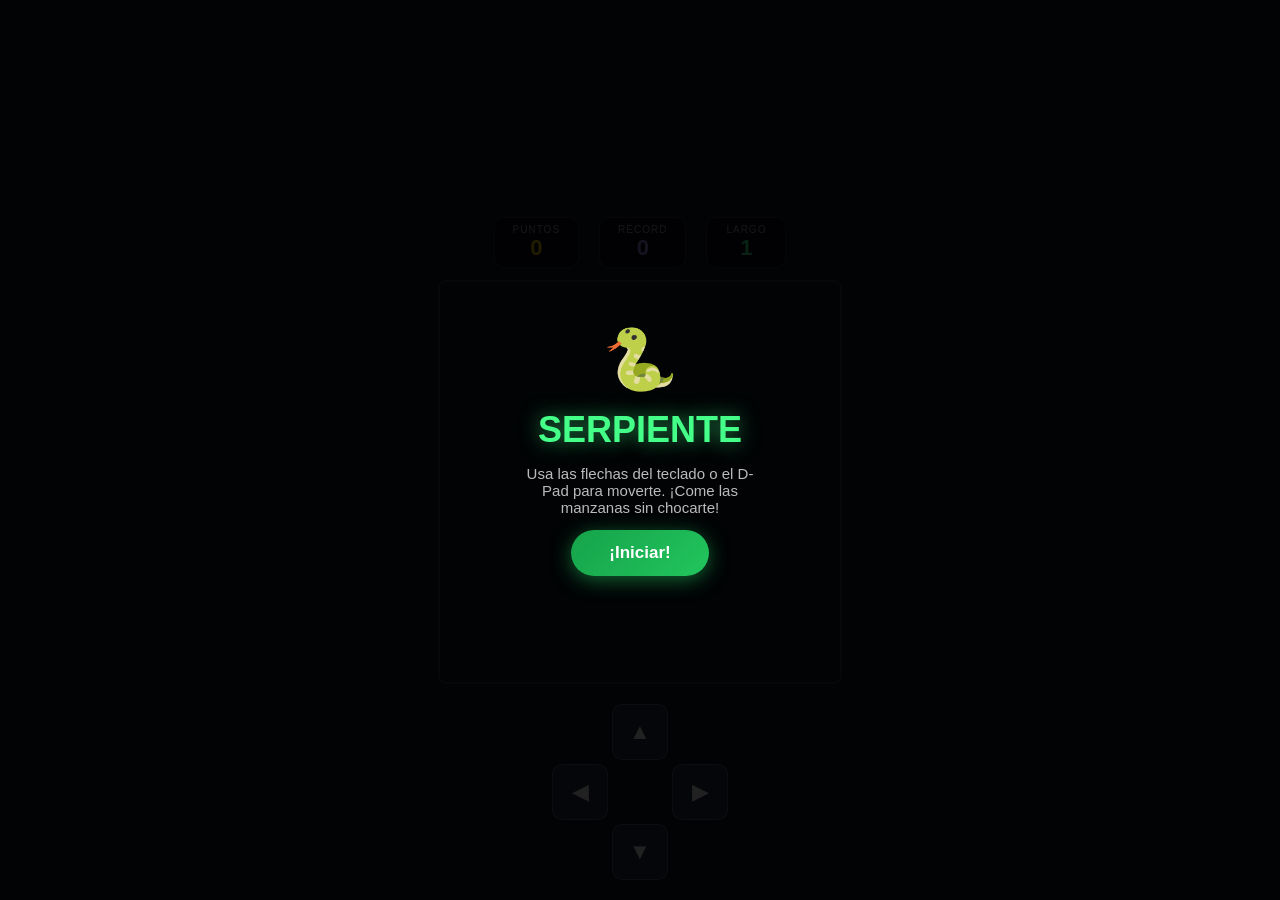
<file: snake.html>
<!DOCTYPE html>
<html lang="es">
<head>
  <meta charset="UTF-8" />
  <meta name="viewport" content="width=device-width, initial-scale=1.0" />
  <title>La Serpiente Clásica</title>
  <style>
    * { margin: 0; padding: 0; box-sizing: border-box; }
    body {
      background: #0a1628;
      display: flex;
      flex-direction: column;
      align-items: center;
      justify-content: center;
      min-height: 100vh;
      font-family: 'Segoe UI', sans-serif;
      color: #fff;
      overflow: hidden;
      user-select: none;
    }
    #ui {
      display: flex;
      gap: 20px;
      margin-bottom: 12px;
      z-index: 10;
    }
    .ui-box {
      background: rgba(0,0,0,0.5);
      border: 1px solid rgba(255,255,255,0.15);
      border-radius: 10px;
      padding: 6px 18px;
      text-align: center;
      min-width: 80px;
    }
    .ui-label { font-size: 10px; color: #aaa; text-transform: uppercase; letter-spacing: 1px; }
    .ui-value { font-size: 22px; font-weight: 900; }
    canvas {
      display: block;
      border: 2px solid rgba(255,255,255,0.15);
      border-radius: 8px;
    }
    #overlay {
      position: absolute;
      inset: 0;
      background: rgba(0,0,0,0.87);
      display: flex;
      flex-direction: column;
      align-items: center;
      justify-content: center;
      gap: 14px;
      z-index: 20;
    }
    #overlay h2 { font-size: 36px; font-weight: 900; color: #44ff88; text-shadow: 0 0 20px #44ff8899; }
    #overlay p { font-size: 15px; color: #bbb; text-align: center; max-width: 240px; }
    .score-display { font-size: 28px; color: #ffd700; font-weight: bold; }
    .btn-game {
      background: linear-gradient(135deg, #16a34a, #22c55e);
      border: none;
      color: #fff;
      padding: 13px 38px;
      border-radius: 30px;
      font-size: 17px;
      font-weight: bold;
      cursor: pointer;
      box-shadow: 0 4px 20px rgba(34, 197, 94, 0.5);
      transition: transform 0.1s;
    }
    .btn-game:hover { transform: scale(1.05); }
    .btn-game:active { transform: scale(0.97); }
    .btn-secondary {
      background: linear-gradient(135deg, #374151, #4b5563);
      box-shadow: none;
    }
    #dpad {
      position: absolute;
      bottom: 20px;
      display: flex;
      flex-direction: column;
      align-items: center;
      gap: 4px;
      z-index: 15;
    }
    .dpad-row { display: flex; gap: 4px; }
    .dpad-btn {
      width: 56px; height: 56px;
      background: rgba(255,255,255,0.12);
      border: 1px solid rgba(255,255,255,0.25);
      color: #fff;
      font-size: 22px;
      border-radius: 10px;
      cursor: pointer;
      display: flex;
      align-items: center;
      justify-content: center;
      -webkit-tap-highlight-color: transparent;
      touch-action: manipulation;
    }
    .dpad-btn:active { background: rgba(255,255,255,0.3); }
    .dpad-center { width: 56px; height: 56px; }
  </style>
</head>
<body>

  <div id="ui">
    <div class="ui-box">
      <div class="ui-label">Puntos</div>
      <div class="ui-value" style="color:#ffd700" id="scoreVal">0</div>
    </div>
    <div class="ui-box">
      <div class="ui-label">Récord</div>
      <div class="ui-value" style="color:#a78bfa" id="bestVal">0</div>
    </div>
    <div class="ui-box">
      <div class="ui-label">Largo</div>
      <div class="ui-value" style="color:#44ff88" id="lengthVal">1</div>
    </div>
  </div>

  <canvas id="gameCanvas"></canvas>

  <div id="dpad">
    <div class="dpad-row">
      <div class="dpad-center"></div>
      <button class="dpad-btn" id="btnUp">▲</button>
      <div class="dpad-center"></div>
    </div>
    <div class="dpad-row">
      <button class="dpad-btn" id="btnLeft">◀</button>
      <div class="dpad-center" style="width:56px;height:56px;"></div>
      <button class="dpad-btn" id="btnRight">▶</button>
    </div>
    <div class="dpad-row">
      <div class="dpad-center"></div>
      <button class="dpad-btn" id="btnDown">▼</button>
      <div class="dpad-center"></div>
    </div>
  </div>

  <div id="overlay">
    <div style="font-size:60px">🐍</div>
    <h2>SERPIENTE</h2>
    <p>Usa las flechas del teclado o el D-Pad para moverte. ¡Come las manzanas sin chocarte!</p>
    <button class="btn-game" onclick="startGame()">¡Iniciar!</button>
  </div>

  <script>
    const canvas = document.getElementById('gameCanvas');
    const ctx = canvas.getContext('2d');

    const CELL = 20;
    let COLS, ROWS;
    let bestScore = parseInt(localStorage.getItem('score_snake') || '0');
    document.getElementById('bestVal').textContent = bestScore;

    function resizeCanvas() {
      const size = Math.min(window.innerWidth - 16, window.innerHeight - 200, 400);
      const s = Math.floor(size / CELL) * CELL;
      canvas.width = s;
      canvas.height = s;
      COLS = canvas.width / CELL;
      ROWS = canvas.height / CELL;
    }
    resizeCanvas();

    let snake, dir, nextDir, food, specialFood, score, gameLoop, gameActive, frameDelay;
    let specialTimer = 0;

    function startGame() {
      document.getElementById('overlay').style.display = 'none';
      snake = [
        { x: Math.floor(COLS / 2), y: Math.floor(ROWS / 2) },
        { x: Math.floor(COLS / 2) - 1, y: Math.floor(ROWS / 2) },
        { x: Math.floor(COLS / 2) - 2, y: Math.floor(ROWS / 2) }
      ];
      dir = { x: 1, y: 0 };
      nextDir = { x: 1, y: 0 };
      score = 0;
      specialFood = null;
      specialTimer = 0;
      frameDelay = 130;
      spawnFood();
      updateUI();
      gameActive = true;
      clearInterval(gameLoop);
      gameLoop = setInterval(tick, frameDelay);
    }

    function spawnFood() {
      let pos;
      do {
        pos = {
          x: Math.floor(Math.random() * COLS),
          y: Math.floor(Math.random() * ROWS)
        };
      } while (snake.some(s => s.x === pos.x && s.y === pos.y));
      food = pos;
    }

    function spawnSpecialFood() {
      let pos;
      do {
        pos = {
          x: Math.floor(Math.random() * COLS),
          y: Math.floor(Math.random() * ROWS)
        };
      } while (snake.some(s => s.x === pos.x && s.y === pos.y) || (food.x === pos.x && food.y === pos.y));
      specialFood = pos;
      specialTimer = 80;
    }

    function tick() {
      if (!gameActive) return;
      dir = { ...nextDir };

      const head = { x: snake[0].x + dir.x, y: snake[0].y + dir.y };

      // Colisión paredes
      if (head.x < 0 || head.x >= COLS || head.y < 0 || head.y >= ROWS) {
        endGame(); return;
      }
      // Colisión cuerpo
      if (snake.some(s => s.x === head.x && s.y === head.y)) {
        endGame(); return;
      }

      snake.unshift(head);

      let ate = false;
      if (head.x === food.x && head.y === food.y) {
        score += 10;
        ate = true;
        spawnFood();
        if (score % 50 === 0 && !specialFood) spawnSpecialFood();
        // Acelerar con el tiempo
        if (score > 0 && score % 100 === 0) {
          frameDelay = Math.max(50, frameDelay - 8);
          clearInterval(gameLoop);
          gameLoop = setInterval(tick, frameDelay);
        }
      } else if (specialFood && head.x === specialFood.x && head.y === specialFood.y) {
        score += 30;
        ate = true;
        specialFood = null;
      }

      if (!ate) snake.pop();

      if (specialTimer > 0) {
        specialTimer--;
        if (specialTimer === 0) specialFood = null;
      }

      updateUI();
      draw();
    }

    function draw() {
      // Fondo con cuadrícula
      ctx.fillStyle = '#0a1628';
      ctx.fillRect(0, 0, canvas.width, canvas.height);

      // Cuadrícula sutil
      ctx.strokeStyle = 'rgba(255,255,255,0.04)';
      ctx.lineWidth = 0.5;
      for (let c = 0; c <= COLS; c++) {
        ctx.beginPath(); ctx.moveTo(c * CELL, 0); ctx.lineTo(c * CELL, canvas.height); ctx.stroke();
      }
      for (let r = 0; r <= ROWS; r++) {
        ctx.beginPath(); ctx.moveTo(0, r * CELL); ctx.lineTo(canvas.width, r * CELL); ctx.stroke();
      }

      // Comida normal (manzana)
      ctx.font = `${CELL - 2}px serif`;
      ctx.textAlign = 'center';
      ctx.textBaseline = 'middle';
      ctx.fillText('🍎', food.x * CELL + CELL / 2, food.y * CELL + CELL / 2);

      // Comida especial (estrella)
      if (specialFood) {
        const pulse = 0.7 + 0.3 * Math.sin(Date.now() / 150);
        ctx.globalAlpha = pulse;
        ctx.fillText('⭐', specialFood.x * CELL + CELL / 2, specialFood.y * CELL + CELL / 2);
        ctx.globalAlpha = 1;
      }

      // Serpiente
      snake.forEach((seg, i) => {
        const isHead = i === 0;
        const ratio = 1 - i / snake.length;
        const green = Math.floor(100 + ratio * 155);
        ctx.fillStyle = isHead ? '#00ff88' : `rgb(0, ${green}, 60)`;
        const pad = isHead ? 1 : 2;
        ctx.beginPath();
        ctx.roundRect(seg.x * CELL + pad, seg.y * CELL + pad, CELL - pad * 2, CELL - pad * 2, isHead ? 6 : 4);
        ctx.fill();

        // Ojos de la cabeza
        if (isHead) {
          ctx.fillStyle = '#001a00';
          const ex1 = seg.x * CELL + CELL / 2 + dir.y * 3 - dir.x * 4;
          const ey1 = seg.y * CELL + CELL / 2 + dir.x * 3 - dir.y * 4;
          const ex2 = seg.x * CELL + CELL / 2 - dir.y * 3 - dir.x * 4;
          const ey2 = seg.y * CELL + CELL / 2 - dir.x * 3 - dir.y * 4;
          ctx.beginPath(); ctx.arc(ex1, ey1, 2.5, 0, Math.PI * 2); ctx.fill();
          ctx.beginPath(); ctx.arc(ex2, ey2, 2.5, 0, Math.PI * 2); ctx.fill();
        }
      });
    }

    function updateUI() {
      document.getElementById('scoreVal').textContent = score;
      document.getElementById('bestVal').textContent = bestScore;
      document.getElementById('lengthVal').textContent = snake.length;
    }

    function endGame() {
      gameActive = false;
      clearInterval(gameLoop);
      if (score > bestScore) {
        bestScore = score;
        localStorage.setItem('score_snake', score);
        try { if (window.parent && window.parent !== window && window.parent.guardarPuntuacion) window.parent.guardarPuntuacion('snake', score); } catch(e){}
      }
      const ov = document.getElementById('overlay');
      ov.style.display = 'flex';
      ov.innerHTML = `
        <div style="font-size:50px">💀</div>
        <h2 style="color:#ff6b6b">GAME OVER</h2>
        <p class="score-display">Puntos: ${score}</p>
        <p style="color:#aaa;font-size:14px">Récord: ${bestScore}</p>
        <button class="btn-game" onclick="startGame()">Reintentar</button>
      `;
    }

    // Teclado
    document.addEventListener('keydown', e => {
      const map = {
        ArrowUp: {x:0,y:-1}, ArrowDown: {x:0,y:1},
        ArrowLeft: {x:-1,y:0}, ArrowRight: {x:1,y:0},
        w: {x:0,y:-1}, s: {x:0,y:1}, a: {x:-1,y:0}, d: {x:1,y:0}
      };
      const nd = map[e.key];
      if (nd) {
        e.preventDefault();
        if (!(nd.x === -dir.x && nd.y === -dir.y)) nextDir = nd;
      }
    });

    // D-Pad
    function setDir(nd) {
      if (!(nd.x === -dir.x && nd.y === -dir.y)) nextDir = nd;
    }
    document.getElementById('btnUp').addEventListener('click', () => setDir({x:0,y:-1}));
    document.getElementById('btnDown').addEventListener('click', () => setDir({x:0,y:1}));
    document.getElementById('btnLeft').addEventListener('click', () => setDir({x:-1,y:0}));
    document.getElementById('btnRight').addEventListener('click', () => setDir({x:1,y:0}));

    // Swipe
    let tx = 0, ty = 0;
    canvas.addEventListener('touchstart', e => { tx = e.touches[0].clientX; ty = e.touches[0].clientY; }, {passive:true});
    canvas.addEventListener('touchend', e => {
      const dx = e.changedTouches[0].clientX - tx;
      const dy = e.changedTouches[0].clientY - ty;
      if (Math.abs(dx) > Math.abs(dy)) {
        setDir(dx > 0 ? {x:1,y:0} : {x:-1,y:0});
      } else {
        setDir(dy > 0 ? {x:0,y:1} : {x:0,y:-1});
      }
    }, {passive:true});
  </script>
</body>
</html>
</file>
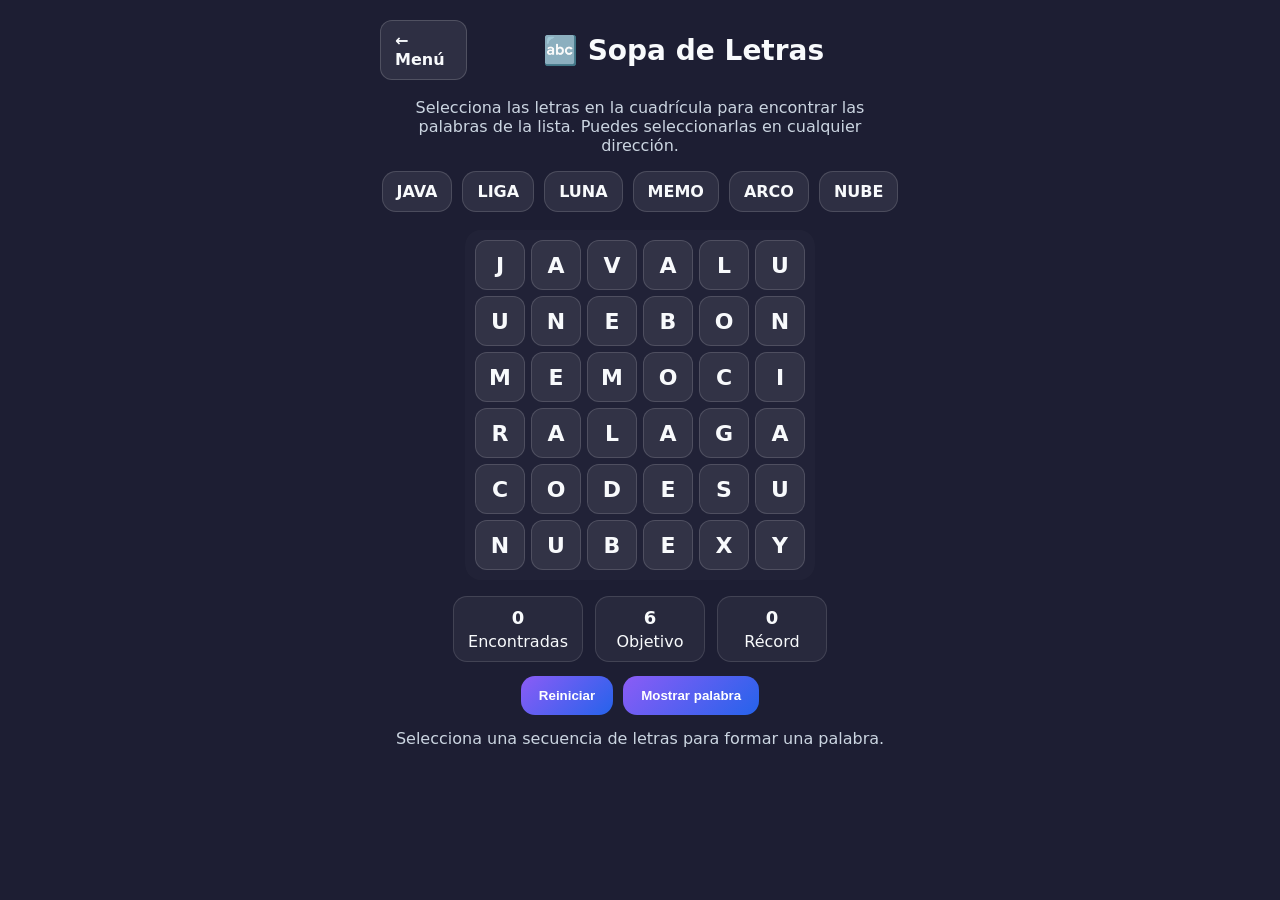
<file: sopa.html>
<!DOCTYPE html>
<html lang="es">
<head>
  <meta charset="UTF-8" />
  <meta name="viewport" content="width=device-width, initial-scale=1.0" />
  <title>Sopa de Letras</title>
  <style>
    * { margin: 0; padding: 0; box-sizing: border-box; }
    body { background: #1d1e33; min-height: 100vh; color: #f8fafc; font-family: 'Segoe UI', system-ui, sans-serif; display: flex; flex-direction: column; align-items: center; padding: 20px; }
    header { width: 100%; max-width: 520px; display: flex; justify-content: space-between; align-items: center; margin-bottom: 18px; }
    .back-btn { background: rgba(255,255,255,0.08); border: 1px solid rgba(255,255,255,0.16); padding: 10px 14px; border-radius: 12px; color: #f8fafc; text-decoration: none; font-weight: 700; }
    h1 { font-size: 28px; text-align: center; width: 100%; }
    .info { max-width: 520px; color: #cbd5e1; text-align: center; margin-bottom: 16px; }
    #wordList { display: flex; flex-wrap: wrap; gap: 10px; justify-content: center; margin-bottom: 18px; }
    .word { background: rgba(255,255,255,0.08); border: 1px solid rgba(255,255,255,0.14); border-radius: 14px; padding: 10px 14px; font-weight: 700; }
    #grid { display: grid; gap: 6px; background: rgba(255,255,255,0.02); padding: 10px; border-radius: 16px; }
    .cell { width: 50px; height: 50px; display: grid; place-items: center; border-radius: 12px; background: rgba(255,255,255,0.08); border: 1px solid rgba(255,255,255,0.14); font-size: 22px; font-weight: 800; cursor: pointer; user-select: none; transition: transform 0.1s, background 0.2s; }
    .cell:hover { transform: scale(1.02); }
    .cell.selected { background: rgba(148,163,184,0.5); }
    .cell.found { background: rgba(34,197,94,0.4); border-color: rgba(34,197,94,0.7); color: #fff; }
    .stats { display: flex; gap: 12px; flex-wrap: wrap; justify-content: center; margin-top: 16px; }
    .stat { background: rgba(255,255,255,0.05); border: 1px solid rgba(255,255,255,0.12); border-radius: 14px; padding: 10px 14px; min-width: 110px; text-align: center; }
    .stat strong { display: block; font-size: 18px; margin-bottom: 4px; }
    .actions { display: flex; gap: 10px; flex-wrap: wrap; justify-content: center; margin-top: 14px; }
    .btn { background: linear-gradient(135deg,#8b5cf6,#2563eb); border: none; color: #fff; border-radius: 14px; padding: 12px 18px; font-weight: 700; cursor: pointer; transition: transform 0.1s, filter 0.2s; }
    .btn:hover { filter: brightness(1.05); }
    .btn:active { transform: scale(0.98); }
    .message { margin-top: 14px; min-height: 24px; color: #cbd5e1; text-align: center; }
  </style>
</head>
<body>
  <header>
    <a href="menu.html" class="back-btn">← Menú</a>
    <h1>🔤 Sopa de Letras</h1>
  </header>
  <p class="info">Selecciona las letras en la cuadrícula para encontrar las palabras de la lista. Puedes seleccionarlas en cualquier dirección.</p>

  <div id="wordList"></div>
  <div id="grid"></div>
  <div class="stats">
    <div class="stat"><strong id="foundCount">0</strong> Encontradas</div>
    <div class="stat"><strong id="targetCount">6</strong> Objetivo</div>
    <div class="stat"><strong id="bestVal">0</strong> Récord</div>
  </div>
  <div class="actions">
    <button class="btn" id="resetBtn">Reiniciar</button>
    <button class="btn" id="showWordBtn">Mostrar palabra</button>
  </div>
  <div class="message" id="message">Selecciona una secuencia de letras para formar una palabra.</div>

  <script>
    const WORDS = ['JAVA','LIGA','LUNA','MEMO','ARCO','NUBE'];
    const GRID = [
      ['J','A','V','A','L','U'],
      ['U','N','E','B','O','N'],
      ['M','E','M','O','C','I'],
      ['R','A','L','A','G','A'],
      ['C','O','D','E','S','U'],
      ['N','U','B','E','X','Y']
    ];
    let selected = [];
    let found = new Set();
    let bestScore = parseInt(localStorage.getItem('score_sopa') || '0');
    document.getElementById('bestVal').textContent = bestScore;
    const gridEl = document.getElementById('grid');
    const wordListEl = document.getElementById('wordList');

    function init() {
      selected = [];
      found = new Set();
      gridEl.innerHTML = '';
      wordListEl.innerHTML = '';
      document.getElementById('foundCount').textContent = 0;
      document.getElementById('targetCount').textContent = WORDS.length;
      document.getElementById('message').textContent = 'Selecciona una secuencia de letras para formar una palabra.';

      WORDS.forEach(word => {
        const badge = document.createElement('div');
        badge.className = 'word';
        badge.textContent = word;
        wordListEl.appendChild(badge);
      });

      GRID.forEach((row, r) => {
        row.forEach((char, c) => {
          const cell = document.createElement('div');
          cell.className = 'cell';
          cell.textContent = char;
          cell.dataset.row = r;
          cell.dataset.col = c;
          cell.onclick = () => toggleCell(r,c);
          gridEl.appendChild(cell);
        });
      });
      gridEl.style.gridTemplateColumns = `repeat(${GRID[0].length}, 50px)`;
    }

    function toggleCell(r,c) {
      if (found.size === WORDS.length) return;
      const key = `${r},${c}`;
      const index = selected.findIndex(item => item.key === key);
      if (index >= 0) {
        selected.splice(index, 1);
      } else {
        selected.push({ key, r, c, char: GRID[r][c] });
      }
      updateSelection();
    }

    function updateSelection() {
      document.querySelectorAll('.cell').forEach(el => el.classList.remove('selected'));
      selected.forEach(item => {
        const el = document.querySelector(`.cell[data-row='${item.r}'][data-col='${item.c}']`);
        if (el) el.classList.add('selected');
      });
      const word = selected.map(i => i.char).join('');
      if (word.length >= 3 && WORDS.includes(word) && !found.has(word)) {
        found.add(word);
        document.querySelectorAll('.word').forEach(el => { if (el.textContent === word) el.style.textDecoration = 'line-through'; });
        document.querySelectorAll('.cell.selected').forEach(el => el.classList.add('found'));
        selected = [];
        updateFound();
      } else {
        document.getElementById('message').textContent = word ? `Secuencia: ${word}` : 'Selecciona una secuencia de letras.';
      }
    }

    function updateFound() {
      document.getElementById('foundCount').textContent = found.size;
      if (found.size === WORDS.length) {
        const score = WORDS.length * 120;
        document.getElementById('message').textContent = `¡Completado! Puntuación: ${score}`;
        if (score > bestScore) { bestScore = score; localStorage.setItem('score_sopa', score); document.getElementById('bestVal').textContent = bestScore; }
        try { if (window.parent && window.parent !== window && window.parent.guardarPuntuacion) window.parent.guardarPuntuacion('sopa', score); } catch(e){}
      }
    }

    document.getElementById('resetBtn').onclick = init;
    document.getElementById('showWordBtn').onclick = () => {
      if (found.size === WORDS.length) return;
      const next = WORDS.find(word => !found.has(word));
      document.getElementById('message').textContent = `Busca ahora: ${next}`;
    };

    init();
  </script>
</body>
</html>
</file>
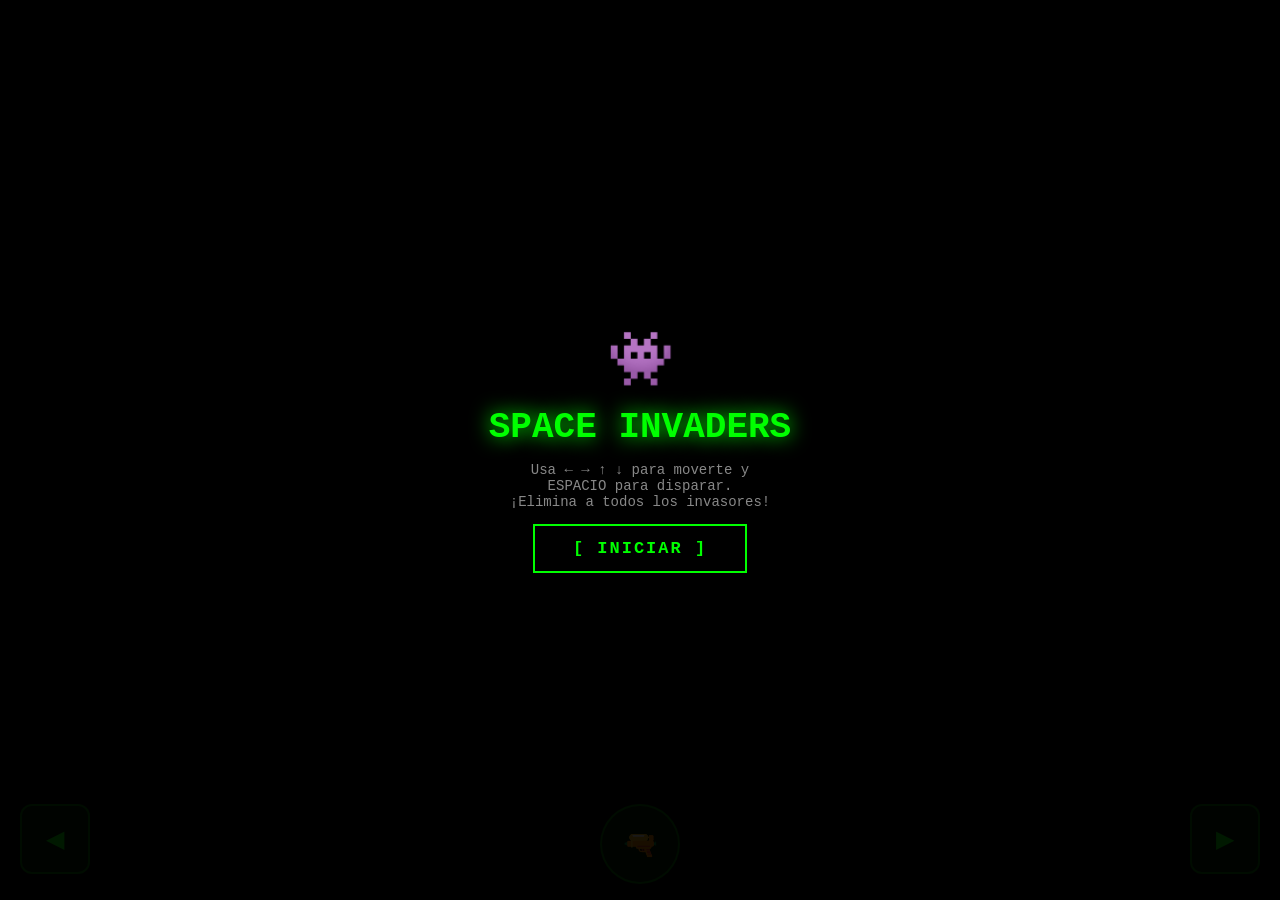
<file: spaceinvaders.html>
<!DOCTYPE html>
<html lang="es">
<head>
  <meta charset="UTF-8" />
  <meta name="viewport" content="width=device-width, initial-scale=1.0" />
  <title>Space Invaders</title>
  <style>
    * { margin: 0; padding: 0; box-sizing: border-box; }
    body {
      background: #000;
      display: flex;
      flex-direction: column;
      align-items: center;
      justify-content: center;
      min-height: 100vh;
      font-family: 'Courier New', monospace;
      color: #0f0;
      overflow: hidden;
      user-select: none;
    }
    canvas { display: block; }
    #overlay {
      position: absolute;
      inset: 0;
      background: rgba(0,0,0,0.9);
      display: flex;
      flex-direction: column;
      align-items: center;
      justify-content: center;
      gap: 14px;
      z-index: 20;
    }
    #overlay h2 {
      font-size: 36px;
      font-weight: 900;
      color: #0f0;
      text-shadow: 0 0 20px #0f0;
      font-family: 'Courier New', monospace;
    }
    #overlay p { font-size: 14px; color: #888; text-align: center; max-width: 280px; }
    .score-msg { font-size: 28px; color: #0f0; font-weight: bold; }
    .btn-game {
      background: transparent;
      border: 2px solid #0f0;
      color: #0f0;
      padding: 13px 38px;
      font-size: 17px;
      font-weight: bold;
      cursor: pointer;
      font-family: 'Courier New', monospace;
      transition: background 0.2s, color 0.2s;
      text-transform: uppercase;
      letter-spacing: 2px;
    }
    .btn-game:hover { background: #0f0; color: #000; }
    #mobileCtrl {
      position: absolute;
      bottom: 16px;
      left: 0; right: 0;
      display: flex;
      justify-content: space-between;
      padding: 0 20px;
      z-index: 15;
    }
    .ctrl-btn {
      background: rgba(0,255,0,0.1);
      border: 2px solid rgba(0,255,0,0.4);
      color: #0f0;
      width: 70px; height: 70px;
      border-radius: 12px;
      font-size: 24px;
      cursor: pointer;
      display: flex;
      align-items: center;
      justify-content: center;
      -webkit-tap-highlight-color: transparent;
      touch-action: manipulation;
    }
    .ctrl-btn:active { background: rgba(0,255,0,0.3); }
    #fireBtn {
      width: 80px; height: 80px;
      border-radius: 50%;
      font-size: 28px;
    }
  </style>
</head>
<body>
  <canvas id="gameCanvas"></canvas>

  <div id="mobileCtrl">
    <button class="ctrl-btn" id="btnLeft">◀</button>
    <button class="ctrl-btn" id="fireBtn">🔫</button>
    <button class="ctrl-btn" id="btnRight">▶</button>
  </div>

  <div id="overlay">
    <div style="font-size:54px">👾</div>
    <h2>SPACE INVADERS</h2>
    <p>Usa ← → ↑ ↓ para moverte y ESPACIO para disparar.<br>¡Elimina a todos los invasores!</p>
    <button class="btn-game" onclick="startGame()">[ INICIAR ]</button>
  </div>
  <script>
    const canvas = document.getElementById('gameCanvas');
    const ctx = canvas.getContext('2d');

    let W, H;
    function resizeCanvas() {
      W = Math.min(window.innerWidth, 480);
      H = Math.min(window.innerHeight - 80, 640);
      canvas.width = W;
      canvas.height = H;
    }
    resizeCanvas();

    let state = 'menu';
    let score = 0, lives = 3, level = 1;
    let player, bullets, enemies, enemyBullets, stars;
    let boss = null;
    let isBossStage = false;
    let powerups = [];
    let powerActive = null;
    let lastPowerupSpawn = 0;
    let keys = {};
    let animId;
    let frameCount = 0;
    let enemyDir = 1, enemyMoveTimer = 0, enemyMoveInterval = 40;
    let fireTimer = 0;
    let bestScore = parseInt(localStorage.getItem('score_spaceinvaders') || '0');

    const MAX_LEVEL = 9;
    const BOSS_LEVELS = [3, 6, 9];
    const BOSS_TYPES = [
      { name: 'Centurión', color: '#ff3d3d', w: 100, h: 40, health: 18, score: 250, speed: 2, shootInterval: 40, pattern: 'heavy' },
      { name: 'Destructor', color: '#ff8c00', w: 120, h: 44, health: 24, score: 420, speed: 2.6, shootInterval: 34, pattern: 'spread' },
      { name: 'Apex', color: '#7f3ff2', w: 140, h: 48, health: 32, score: 620, speed: 3, shootInterval: 28, pattern: 'rapid' }
    ];

    function getEnemyWaveLevel(level) {
      return ((level - 1) % 3) + 1;
    }

    // Formas de invasores (pixel art 8x6)
    const INVADER_SHAPES = [
      // Fila 0: calamar
      [[0,0,1,0,0,0,1,0,0],[0,1,1,1,1,1,1,1,0],[1,1,0,1,1,1,0,1,1],[1,1,1,1,1,1,1,1,1],[0,1,0,1,0,1,0,1,0],[0,0,1,0,0,0,1,0,0]],
      // Fila 1: cangrejo
      [[0,1,0,0,0,0,0,1,0],[0,0,1,0,0,0,1,0,0],[0,1,1,1,1,1,1,1,0],[1,1,0,1,0,1,0,1,1],[1,1,1,1,1,1,1,1,1],[0,1,0,0,0,0,0,1,0]],
      // Fila 2: bicho raro
      [[0,0,0,1,1,0,0,0],[0,1,1,1,1,1,1,0],[1,1,0,1,1,0,1,1],[1,1,1,1,1,1,1,1],[0,0,1,0,0,1,0,0],[0,1,0,0,0,0,1,0]],
    ];
    const INVADER_COLORS = ['#ff4444', '#ff8800', '#44ff44'];
    const INVADER_SCORES = [30, 20, 10];

    function createStars() {
      stars = Array.from({ length: 60 }, () => ({
        x: Math.random() * W,
        y: Math.random() * H,
        size: Math.random() * 1.5 + 0.5,
        speed: Math.random() * 0.5 + 0.1,
        alpha: Math.random() * 0.7 + 0.3
      }));
    }

    const POWERUP_TYPES = ['rapidFire', 'shield', 'speedBoost'];
    const POWERUP_COLORS = {
      rapidFire: '#ffdd55',
      shield: '#55aaff',
      speedBoost: '#55ff88'
    };

    function createEnemies() {
      isBossStage = BOSS_LEVELS.includes(level);
      boss = null;
      enemies = [];
      if (isBossStage) {
        createBoss();
        return;
      }
      const wave = getEnemyWaveLevel(level);
      const rows = 2 + wave;
      const invW = 32, invH = 24, gapX = 12, gapY = 14;
      const maxCols = Math.max(7, Math.floor((W - 20 + gapX) / (invW + gapX)));
      const cols = Math.min(7 + wave, maxCols);
      const totalW = cols * (invW + gapX) - gapX;
      const startX = Math.max(10, (W - totalW) / 2);
      const startY = 60;
      for (let r = 0; r < rows; r++) {
        for (let c = 0; c < cols; c++) {
          const typeIdx = Math.min(r, 2);
          enemies.push({
            x: startX + c * (invW + gapX),
            y: startY + r * (invH + gapY),
            w: invW, h: invH,
            type: typeIdx,
            alive: true,
            anim: 0
          });
        }
      }
      enemyDir = 1;
      enemyMoveTimer = 0;
      enemyMoveInterval = Math.max(12, 40 - (wave - 1) * 5);
    }

    function createBoss() {
      const bossData = BOSS_TYPES[BOSS_LEVELS.indexOf(level)];
      enemies = [];
      boss = {
        x: (W - bossData.w) / 2,
        y: 60,
        w: bossData.w,
        h: bossData.h,
        color: bossData.color,
        health: bossData.health,
        maxHealth: bossData.health,
        score: bossData.score,
        speed: bossData.speed,
        shootInterval: bossData.shootInterval,
        shootTimer: 0,
        alive: true,
        dir: 1,
        name: bossData.name,
        pattern: bossData.pattern,
        phase: 0,
        phaseTimer: 0
      };
      enemyDir = 1;
      enemyMoveTimer = 0;
      enemyMoveInterval = Math.max(18, 44 - (level - 1) * 4);
    }

    function spawnBossRewards() {
      const rewardTypes = ['rapidFire', 'shield', 'speedBoost'];
      rewardTypes.forEach((type, index) => {
        const size = 24;
        const x = Math.round(W * (0.2 + index * 0.3));
        powerups.push({
          x,
          y: 70 + index * 30,
          w: size,
          h: size,
          type,
          bornAt: frameCount,
          lifetime: 720
        });
      });
    }

    function winGame() {
      state = 'gameover';
      cancelAnimationFrame(animId);
      if (score > bestScore) {
        bestScore = score;
        localStorage.setItem('score_spaceinvaders', score);
      }
      const ov = document.getElementById('overlay');
      ov.style.display = 'flex';
      ov.innerHTML = `
        <div style="font-size:50px">🏆</div>
        <h2 style="color:#0f0">¡VICTORIA!</h2>
        <p class="score-msg">SCORE: ${score}</p>
        <p style="color:#888">¡Has completado los 9 niveles!</p>
        <button class="btn-game" onclick="startGame()">[ JUGAR DE NUEVO ]</button>
      `;
    }

    function spawnPowerup() {
      const type = POWERUP_TYPES[Math.floor(Math.random() * POWERUP_TYPES.length)];
      const size = 22;
      const x = Math.random() * (W - size - 20) + 10;
      powerups.push({
        x,
        y: 30,
        w: size,
        h: size,
        type,
        bornAt: frameCount,
        lifetime: 360
      });
    }

    function activatePowerup(type) {
      powerActive = {
        type,
        expires: frameCount + 600
      };
      if (type === 'rapidFire') {
        fireTimer = Math.min(fireTimer, 6);
      } else if (type === 'shield') {
        player.shield = true;
      } else if (type === 'speedBoost') {
        player.speed = 7;
      }
    }

    function deactivatePowerup() {
      if (!powerActive) return;
      if (powerActive.type === 'speedBoost') {
        player.speed = 5;
      }
      if (powerActive.type === 'shield') {
        player.shield = false;
      }
      powerActive = null;
    }

    function powerupIcon(type) {
      if (type === 'rapidFire') return '⚡';
      if (type === 'shield') return '🛡️';
      if (type === 'speedBoost') return '🚀';
      return '★';
    }

    function startGame() {
      document.getElementById('overlay').style.display = 'none';
      score = 0;
      lives = 3;
      level = 1;
      frameCount = 0;
      player = { x: W / 2, y: H - 50, w: 36, h: 20, speed: 5, shield: false };
      bullets = [];
      enemyBullets = [];
      powerups = [];
      powerActive = null;
      lastPowerupSpawn = 0;
      fireTimer = 0;
      createStars();
      createEnemies();
      state = 'playing';
      cancelAnimationFrame(animId);
      loop();
    }

    function drawPlayer() {
      const px = player.x, py = player.y;
      // Cañón
      ctx.fillStyle = '#00ff88';
      ctx.fillRect(px - 2, py - 10, 4, 12);
      // Cuerpo
      ctx.beginPath();
      ctx.moveTo(px - 18, py + player.h / 2);
      ctx.lineTo(px + 18, py + player.h / 2);
      ctx.lineTo(px + 12, py);
      ctx.lineTo(px - 12, py);
      ctx.closePath();
      ctx.fillStyle = '#00cc66';
      ctx.fill();
      // Cabina
      ctx.beginPath();
      ctx.ellipse(px, py + 2, 6, 5, 0, 0, Math.PI * 2);
      ctx.fillStyle = '#66ffcc';
      ctx.fill();
      // Motor glow
      ctx.shadowColor = '#00ff88';
      ctx.shadowBlur = 8;
      ctx.fillStyle = '#00ff88';
      ctx.fillRect(px - 14, py + player.h / 2 - 2, 6, 4);
      ctx.fillRect(px + 8, py + player.h / 2 - 2, 6, 4);
      ctx.shadowBlur = 0;
    }

    function drawInvader(e) {
      if (!e.alive) return;
      const typeIdx = e.type;
      const shape = INVADER_SHAPES[typeIdx];
      const color = INVADER_COLORS[typeIdx];
      const pixW = e.w / 9;
      const pixH = e.h / 6;
      const animOffset = Math.floor(e.anim / 20) % 2;

      ctx.fillStyle = color;
      ctx.shadowColor = color;
      ctx.shadowBlur = 6;

      if (typeIdx < 2) {
        shape.forEach((row, r) => {
          row.forEach((pixel, c) => {
            if (pixel) {
              const px = e.x + c * pixW + (animOffset ? pixW * 0.3 : 0);
              const py = e.y + r * pixH;
              ctx.fillRect(px, py, pixW - 1, pixH - 1);
            }
          });
        });
      } else {
        // Tipo 2 tiene forma de 8 cols
        shape.forEach((row, r) => {
          const pw = e.w / 8;
          row.forEach((pixel, c) => {
            if (pixel) {
              const px = e.x + c * pw + (animOffset ? pw * 0.3 : 0);
              const py = e.y + r * pixH;
              ctx.fillRect(px, py, pw - 1, pixH - 1);
            }
          });
        });
      }
      ctx.shadowBlur = 0;
      e.anim++;
    }

    function drawBoss() {
      if (!boss || !boss.alive) return;

      // Base hull
      ctx.fillStyle = boss.color;
      ctx.fillRect(boss.x, boss.y + boss.h * 0.25, boss.w, boss.h * 0.5);
      ctx.fillRect(boss.x + boss.w * 0.2, boss.y, boss.w * 0.6, boss.h * 0.3);

      // Side fins
      ctx.fillRect(boss.x - 10, boss.y + boss.h * 0.35, 10, boss.h * 0.3);
      ctx.fillRect(boss.x + boss.w, boss.y + boss.h * 0.35, 10, boss.h * 0.3);

      // Engine glow
      ctx.fillStyle = '#ffffff';
      ctx.globalAlpha = 0.9;
      ctx.fillRect(boss.x + boss.w * 0.16, boss.y + boss.h * 0.65, boss.w * 0.14, boss.h * 0.18);
      ctx.fillRect(boss.x + boss.w * 0.4, boss.y + boss.h * 0.65, boss.w * 0.2, boss.h * 0.18);
      ctx.fillRect(boss.x + boss.w * 0.7, boss.y + boss.h * 0.65, boss.w * 0.14, boss.h * 0.18);
      ctx.globalAlpha = 1;

      // Details
      ctx.fillStyle = '#fff';
      ctx.beginPath();
      ctx.arc(boss.x + boss.w * 0.28, boss.y + boss.h * 0.35, 4, 0, Math.PI * 2);
      ctx.arc(boss.x + boss.w * 0.72, boss.y + boss.h * 0.35, 4, 0, Math.PI * 2);
      ctx.fill();

      // Boss label
      ctx.fillStyle = '#fff';
      ctx.font = '13px Courier New';
      ctx.textAlign = 'center';
      ctx.fillText(boss.name, boss.x + boss.w / 2, boss.y + boss.h + 18);

      const healthRatio = Math.max(0, boss.health / boss.maxHealth);
      ctx.fillStyle = '#0f0';
      ctx.fillRect(boss.x, boss.y - 10, boss.w * healthRatio, 6);
      ctx.strokeStyle = '#0f0';
      ctx.lineWidth = 1;
      ctx.strokeRect(boss.x, boss.y - 10, boss.w, 6);

      if (boss.pattern === 'heavy') {
        ctx.fillStyle = '#ffea00';
        ctx.fillRect(boss.x + boss.w * 0.2, boss.y + boss.h * 0.3, boss.w * 0.6, 3);
      } else if (boss.pattern === 'spread') {
        ctx.fillStyle = '#00d7ff';
        ctx.fillRect(boss.x + boss.w * 0.18, boss.y + boss.h * 0.1, boss.w * 0.64, 4);
      } else if (boss.pattern === 'rapid') {
        ctx.fillStyle = '#d47dff';
        ctx.fillRect(boss.x + boss.w * 0.1, boss.y + boss.h * 0.8, boss.w * 0.8, 4);
      }
    }

    function loop() {
      if (state !== 'playing') return;
      animId = requestAnimationFrame(loop);
      frameCount++;

      // Mover jugador
      if (keys['ArrowLeft'] || keys['a']) player.x = Math.max(player.w / 2 + 4, player.x - player.speed);
      if (keys['ArrowRight'] || keys['d']) player.x = Math.min(W - player.w / 2 - 4, player.x + player.speed);
      if (keys['ArrowUp'] || keys['w']) player.y = Math.max(player.h / 2 + 20, player.y - player.speed);
      if (keys['ArrowDown'] || keys['s']) player.y = Math.min(H - player.h / 2 - 20, player.y + player.speed);

      // Disparar
      fireTimer--;
      if (keys[' '] && fireTimer <= 0) {
        bullets.push({ x: player.x, y: player.y - 10, speed: 10 });
        fireTimer = powerActive && powerActive.type === 'rapidFire' ? 6 : 12;
      }

      // Mover balas jugador
      bullets.forEach(b => b.y -= b.speed);
      bullets = bullets.filter(b => b.y > -10);

      // Mover enemigos
      enemyMoveTimer++;
      if (enemyMoveTimer >= enemyMoveInterval) {
        enemyMoveTimer = 0;
        const alive = enemies.filter(e => e.alive);
        if (!alive.length && !isBossStage) {
          level++;
          if (level > MAX_LEVEL) { winGame(); return; }
          enemyMoveInterval = Math.max(10, 40 - (level - 1) * 5);
          createEnemies();
          return;
        }
        let drop = false;
        const step = Math.max(8, 14 + level * 1.5);
        if (isBossStage && boss && boss.alive) {
          if (boss.x + boss.dir * boss.speed <= 10 || boss.x + boss.w + boss.dir * boss.speed >= W - 10) {
            boss.dir *= -1;
          }
          boss.x += boss.dir * boss.speed;
          boss.phaseTimer++;
          if (boss.phaseTimer >= 180) {
            boss.phaseTimer = 0;
            boss.phase = (boss.phase + 1) % 3;
            boss.shootInterval = Math.max(18, boss.shootInterval - 2);
          }
        } else {
          const minX = alive.length ? Math.min(...alive.map(e => e.x)) : 0;
          const maxX = alive.length ? Math.max(...alive.map(e => e.x + e.w)) : 0;
          const nextMinX = minX + enemyDir * step;
          const nextMaxX = maxX + enemyDir * step;
          if ((enemyDir === 1 && nextMaxX >= W - 10) || (enemyDir === -1 && nextMinX <= 10)) {
            drop = true;
            enemyDir *= -1;
          }
          enemies.forEach(e => {
            if (!e.alive) return;
            if (!drop) {
              e.x += enemyDir * step;
            }
            if (drop) {
              e.y += 16;
            }
          });

          if (Math.random() < 0.18 + level * 0.05) {
            const shooters = alive;
            if (shooters.length) {
              const shooter = shooters[Math.floor(Math.random() * shooters.length)];
              enemyBullets.push({ x: shooter.x + shooter.w / 2, y: shooter.y + shooter.h, speed: 4 + level });
            }
          }
        }
      }

      // Boss attack separado para disparar constantemente
      if (isBossStage && boss && boss.alive) {
        boss.shootTimer++;
        if (boss.shootTimer >= boss.shootInterval) {
          boss.shootTimer = 0;
          const centerX = boss.x + boss.w / 2;
          const aimX = Math.max(-1.4, Math.min(1.4, (player.x - centerX) * 0.03));
          enemyBullets.push({ x: centerX, y: boss.y + boss.h, speed: 5 + level * 0.12, vx: aimX, boss: true });
          if (boss.pattern === 'heavy') {
            enemyBullets.push({ x: boss.x + 12, y: boss.y + boss.h, speed: 4.4, vx: -0.6, boss: true });
            enemyBullets.push({ x: boss.x + boss.w - 12, y: boss.y + boss.h, speed: 4.4, vx: 0.6, boss: true });
          } else if (boss.pattern === 'spread') {
            const offsets = [-24, -12, 12, 24];
            offsets.forEach(offset => {
              enemyBullets.push({ x: boss.x + boss.w / 2 + offset, y: boss.y + boss.h, speed: 5 + level * 0.25, vx: offset * 0.05, boss: true });
            });
          } else if (boss.pattern === 'rapid') {
            for (let i = -2; i <= 2; i++) {
              enemyBullets.push({ x: boss.x + boss.w / 2 + i * 12, y: boss.y + boss.h, speed: 6 + level * 0.2, vx: i * 0.2, boss: true });
            }
          }
        }
      }

      // Balas de powerups
      if (frameCount - lastPowerupSpawn > 600 && Math.random() < 0.008) {
        spawnPowerup();
        lastPowerupSpawn = frameCount;
      }

      powerups = powerups.filter(p => frameCount - p.bornAt < p.lifetime);
      powerups.forEach(p => p.y += 1.1);

      // Mover balas enemigas
      enemyBullets.forEach(b => {
        b.y += b.speed;
        if (b.vx) b.x += b.vx;
      });
      enemyBullets = enemyBullets.filter(b => b.y < H + 10 && b.x > -20 && b.x < W + 20);

      // Colisión balas jugador con enemigos y jefe
      bullets.forEach((b, bi) => {
        let hit = false;
        enemies.forEach(e => {
          if (!e.alive || hit) return;
          if (b.x > e.x && b.x < e.x + e.w && b.y > e.y && b.y < e.y + e.h) {
            e.alive = false;
            bullets.splice(bi, 1);
            score += INVADER_SCORES[e.type];
            hit = true;
          }
        });
        if (!hit && isBossStage && boss && boss.alive) {
          if (b.x > boss.x && b.x < boss.x + boss.w && b.y > boss.y && b.y < boss.y + boss.h) {
            boss.health -= 1;
            bullets.splice(bi, 1);
            hit = true;
            if (boss.health <= 0) {
              boss.alive = false;
              score += boss.score;
              spawnBossRewards();
              if (level >= MAX_LEVEL) {
                winGame();
                return;
              }
              level++;
              enemyMoveInterval = Math.max(10, 40 - (level - 1) * 5);
              createEnemies();
            }
          }
        }
      });

      // Colisión con powerups
      powerups.forEach((p, pi) => {
        if (Math.abs(p.x + p.w / 2 - player.x) < 24 && Math.abs(p.y + p.h / 2 - player.y) < 24) {
          activatePowerup(p.type);
          powerups.splice(pi, 1);
        }
      });

      // Manejar duración de powerup
      if (powerActive && frameCount >= powerActive.expires) {
        deactivatePowerup();
      }

      // Colisión balas enemigas con jugador
      enemyBullets.forEach((b, bi) => {
        if (Math.abs(b.x - player.x) < 16 && Math.abs(b.y - player.y) < 14) {
          enemyBullets.splice(bi, 1);
          if (player.shield) {
            deactivatePowerup();
            return;
          }
          lives--;
          if (lives <= 0) { endGame(); return; }
        }
      });

      // Enemigo llegó al jugador
      enemies.forEach(e => {
        if (!e.alive) return;
        if (e.y + e.h >= player.y - 10) { endGame(); }
      });

      // Mover estrellas
      stars.forEach(s => { s.y += s.speed; if (s.y > H) s.y = 0; });

      // Dibujar
      ctx.fillStyle = '#000';
      ctx.fillRect(0, 0, W, H);

      // Estrellas
      stars.forEach(s => {
        ctx.globalAlpha = s.alpha;
        ctx.fillStyle = '#fff';
        ctx.fillRect(s.x, s.y, s.size, s.size);
      });
      ctx.globalAlpha = 1;

      // HUD
      ctx.fillStyle = '#0f0';
      ctx.font = 'bold 14px Courier New';
      ctx.textAlign = 'left';
      ctx.fillText('SCORE: ' + score, 10, 28);
      ctx.textAlign = 'right';
      ctx.fillText('NIVEL: ' + level, W - 10, 28);
      ctx.textAlign = 'center';
      const hearts = '❤️'.repeat(lives);
      ctx.font = '14px serif';
      ctx.fillText(hearts, W / 2, 28);
      if (powerActive) {
        ctx.textAlign = 'left';
        ctx.font = '13px Courier New';
        ctx.fillText(`${powerupIcon(powerActive.type)} ${powerActive.type}`, 10, 48);
      }
      if (isBossStage && boss && boss.alive) {
        ctx.textAlign = 'right';
        ctx.font = '13px Courier New';
        ctx.fillText(`Jefe: ${boss.name} (${boss.health}/${boss.maxHealth})`, W - 10, 48);
      }

      // Línea base
      ctx.strokeStyle = '#0f044';
      ctx.lineWidth = 1;
      ctx.beginPath(); ctx.moveTo(0, H - 40); ctx.lineTo(W, H - 40); ctx.stroke();

      // Enemigos
      enemies.forEach(e => drawInvader(e));
      drawBoss();

      // Powerups
      powerups.forEach(p => {
        ctx.fillStyle = POWERUP_COLORS[p.type];
        ctx.fillRect(p.x, p.y, p.w, p.h);
        ctx.strokeStyle = '#ffffff';
        ctx.lineWidth = 2;
        ctx.strokeRect(p.x, p.y, p.w, p.h);
        ctx.fillStyle = '#000';
        ctx.font = '18px Courier New';
        ctx.textAlign = 'center';
        ctx.fillText(powerupIcon(p.type), p.x + p.w / 2, p.y + p.h - 6);
      });

      // Balas jugador
      ctx.fillStyle = '#00ff88';
      ctx.shadowColor = '#00ff88';
      ctx.shadowBlur = 8;
      bullets.forEach(b => {
        ctx.fillRect(b.x - 2, b.y - 8, 4, 10);
      });

      // Balas enemigas
      ctx.fillStyle = '#ff4444';
      ctx.shadowColor = '#ff4444';
      enemyBullets.forEach(b => {
        ctx.fillRect(b.x - 2, b.y, 4, 8);
      });
      ctx.shadowBlur = 0;

      // Jugador
      drawPlayer();
    }

    function endGame() {
      state = 'gameover';
      cancelAnimationFrame(animId);
      if (score > bestScore) {
        bestScore = score;
        localStorage.setItem('score_spaceinvaders', score);
        try { if (window.parent && window.parent !== window && window.parent.guardarPuntuacion) window.parent.guardarPuntuacion('spaceinvaders', score); } catch(e){}
      }
      const ov = document.getElementById('overlay');
      ov.style.display = 'flex';
      ov.innerHTML = `
        <div style="font-size:50px">💥</div>
        <h2 style="color:#ff4444">GAME OVER</h2>
        <p class="score-msg">SCORE: ${score}</p>
        <p style="color:#888">RÉCORD: ${bestScore}</p>
        <button class="btn-game" onclick="startGame()">[ REINTENTAR ]</button>
      `;
    }

    // Teclado
    document.addEventListener('keydown', e => {
      keys[e.key] = true;
      if (e.key === ' ' || e.key.startsWith('Arrow')) e.preventDefault();
    });
    document.addEventListener('keyup', e => { keys[e.key] = false; });

    // Móvil
    document.getElementById('btnLeft').addEventListener('touchstart', e => { e.preventDefault(); keys['ArrowLeft'] = true; }, {passive:false});
    document.getElementById('btnLeft').addEventListener('touchend', () => { keys['ArrowLeft'] = false; });
    document.getElementById('btnRight').addEventListener('touchstart', e => { e.preventDefault(); keys['ArrowRight'] = true; }, {passive:false});
    document.getElementById('btnRight').addEventListener('touchend', () => { keys['ArrowRight'] = false; });
    document.getElementById('fireBtn').addEventListener('touchstart', e => { e.preventDefault(); keys[' '] = true; }, {passive:false});
    document.getElementById('fireBtn').addEventListener('touchend', () => { keys[' '] = false; });

    document.getElementById('btnLeft').addEventListener('mousedown', () => keys['ArrowLeft'] = true);
    document.getElementById('btnLeft').addEventListener('mouseup', () => keys['ArrowLeft'] = false);
    document.getElementById('btnRight').addEventListener('mousedown', () => keys['ArrowRight'] = true);
    document.getElementById('btnRight').addEventListener('mouseup', () => keys['ArrowRight'] = false);
    document.getElementById('fireBtn').addEventListener('mousedown', () => keys[' '] = true);
    document.getElementById('fireBtn').addEventListener('mouseup', () => keys[' '] = false);
  </script>
</body>
</html>
</file>
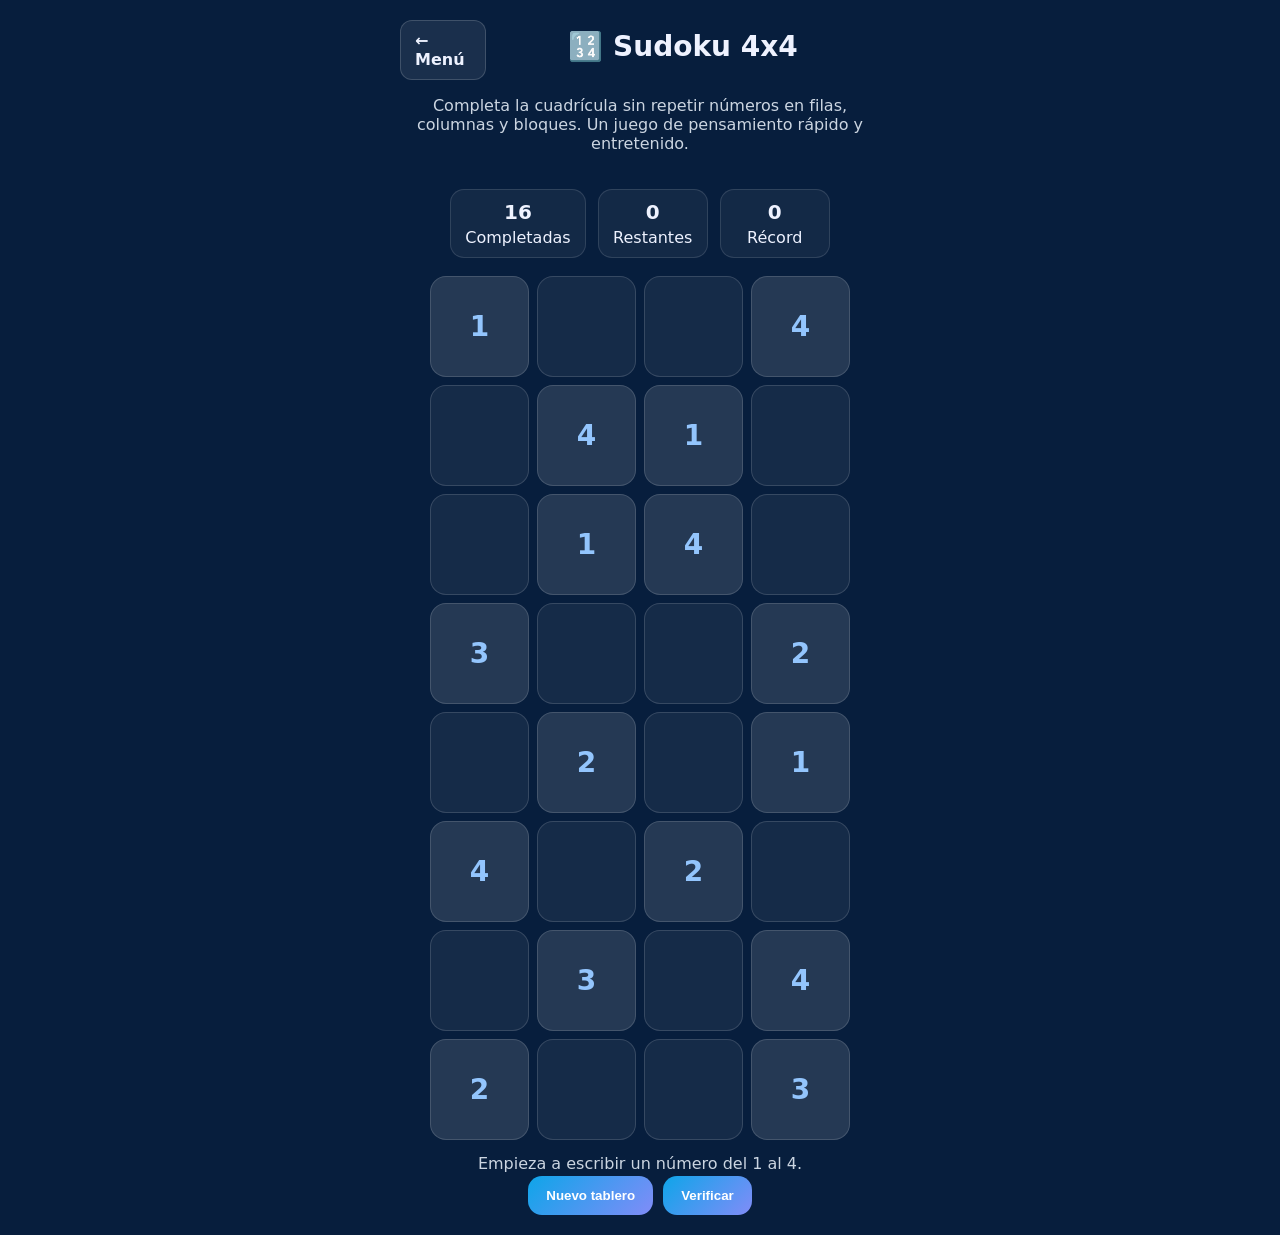
<file: sudoku.html>
<!DOCTYPE html>
<html lang="es">
<head>
  <meta charset="UTF-8" />
  <meta name="viewport" content="width=device-width, initial-scale=1.0" />
  <title>Sudoku 4x4</title>
  <style>
    * { margin: 0; padding: 0; box-sizing: border-box; }
    body { background: #071e3d; min-height: 100vh; color: #eef2ff; font-family: 'Segoe UI', system-ui, sans-serif; display: flex; flex-direction: column; align-items: center; padding: 20px; }
    header { width: 100%; max-width: 480px; display: flex; justify-content: space-between; align-items: center; margin-bottom: 16px; }
    .back-btn { background: rgba(255,255,255,0.08); border: 1px solid rgba(255,255,255,0.16); padding: 10px 14px; border-radius: 12px; color: #eef2ff; text-decoration: none; font-weight: 700; }
    h1 { font-size: 28px; margin-bottom: 8px; text-align: center; width: 100%; }
    .info { max-width: 480px; text-align: center; color: #cbd5e1; margin-bottom: 18px; }
    #board { display: grid; grid-template-columns: repeat(4, 1fr); gap: 8px; width: min(100%, 420px); }
    .cell { position: relative; padding-top: 100%; border-radius: 16px; background: rgba(255,255,255,0.06); border: 1px solid rgba(255,255,255,0.14); overflow: hidden; }
    .cell-inner { position: absolute; inset: 0; display: grid; place-items: center; font-size: 28px; font-weight: 900; }
    .cell input { width: 100%; height: 100%; border: none; background: transparent; color: #eef2ff; font-size: 28px; font-weight: 900; text-align: center; outline: none; }
    .cell.prefilled { background: rgba(255,255,255,0.12); }
    .cell.prefilled .cell-inner { color: #93c5fd; }
    .cell.error { box-shadow: inset 0 0 0 3px rgba(248,113,113,0.35); }
    .grid-line { border-color: rgba(255,255,255,0.25); }
    .row-2 .cell, .col-2 .cell { border-width: 2px; }
    .stats { display: flex; gap: 12px; justify-content: center; flex-wrap: wrap; margin: 18px 0; }
    .stat { background: rgba(255,255,255,0.05); border: 1px solid rgba(255,255,255,0.12); border-radius: 14px; padding: 10px 14px; min-width: 110px; text-align: center; }
    .stat strong { font-size: 20px; display: block; margin-bottom: 4px; }
    .actions { display: flex; gap: 10px; flex-wrap: wrap; justify-content: center; }
    .btn { background: linear-gradient(135deg,#0ea5e9,#818cf8); border: none; color: #fff; border-radius: 14px; padding: 12px 18px; font-weight: 700; cursor: pointer; transition: transform 0.1s, filter 0.2s; }
    .btn:hover { filter: brightness(1.05); }
    .btn:active { transform: scale(0.98); }
    .message { margin-top: 14px; color: #cbd5e1; min-height: 22px; text-align: center; }
  </style>
</head>
<body>
  <header>
    <a href="menu.html" class="back-btn">← Menú</a>
    <h1>🔢 Sudoku 4x4</h1>
  </header>
  <p class="info">Completa la cuadrícula sin repetir números en filas, columnas y bloques. Un juego de pensamiento rápido y entretenido.</p>

  <div class="stats">
    <div class="stat"><strong id="filledCount">0</strong> Completadas</div>
    <div class="stat"><strong id="remainingCount">16</strong> Restantes</div>
    <div class="stat"><strong id="bestVal">0</strong> Récord</div>
  </div>
  <div id="board"></div>
  <div class="message" id="message">Empieza a escribir un número del 1 al 4.</div>
  <div class="actions">
    <button class="btn" id="resetBtn">Nuevo tablero</button>
    <button class="btn" id="checkBtn">Verificar</button>
  </div>

  <script>
    const PRESET = [
      [1,null,null,4],[null,4,1,null],[null,1,4,null],[3,null,null,2],
      [null,2,null,1],[4,null,2,null],[null,3,null,4],[2,null,null,3]
    ];
    let board = [];
    let bestScore = parseInt(localStorage.getItem('score_sudoku') || '0');
    const bestValEl = document.getElementById('bestVal');
    const filledCountEl = document.getElementById('filledCount');
    const remainingCountEl = document.getElementById('remainingCount');
    bestValEl.textContent = bestScore;

    function init() {
      board = PRESET.map(row => row.map(value => ({ value, fixed: !!value, error: false })));
      render();
      updateCounters();
      document.getElementById('message').textContent = 'Empieza a escribir un número del 1 al 4.';
    }

    function render() {
      const boardEl = document.getElementById('board');
      boardEl.innerHTML = '';
      boardEl.style.gridTemplateColumns = 'repeat(4, minmax(70px, 1fr))';
      board.forEach((row, r) => {
        row.forEach((cell, c) => {
          const wrapper = document.createElement('div');
          wrapper.className = 'cell' + (cell.fixed ? ' prefilled' : '') + (cell.error ? ' error' : '');
          if (r === 1) wrapper.classList.add('row-2');
          if (c === 1) wrapper.classList.add('col-2');
          const inner = document.createElement('div');
          inner.className = 'cell-inner';
          if (cell.fixed) {
            inner.textContent = cell.value;
          } else {
            const input = document.createElement('input');
            input.type = 'text';
            input.maxLength = 1;
            input.value = cell.value || '';
            input.oninput = e => onInput(r,c,e.target.value);
            input.onfocus = () => { cell.error = false; wrapper.classList.remove('error'); };
            inner.appendChild(input);
          }
          wrapper.appendChild(inner);
          boardEl.appendChild(wrapper);
        });
      });
    }

    function onInput(r,c,value) {
      const num = parseInt(value.replace(/[^1-4]/g, ''));
      board[r][c].value = isNaN(num) ? null : num;
      render();
      updateCounters();
    }

    function updateCounters() {
      const filled = board.flat().filter(cell => cell.value).length;
      filledCountEl.textContent = filled;
      remainingCountEl.textContent = 16 - filled;
    }

    function checkBoard() {
      let valid = true;
      board.flat().forEach(cell => cell.error = false);
      for (let r = 0; r < 4; r++) {
        for (let c = 0; c < 4; c++) {
          const cell = board[r][c];
          if (!cell.value) { valid = false; continue; }
          if (!validCell(r,c,cell.value)) { cell.error = true; valid = false; }
        }
      }
      render();
      if (valid && board.flat().every(cell => cell.value)) {
        const score = 400 - (16 - board.flat().filter(c => c.value).length) * 10;
        document.getElementById('message').textContent = '¡Correcto! Puntuación: ' + score;
        if (score > bestScore) { bestScore = score; localStorage.setItem('score_sudoku', score); bestValEl.textContent = bestScore; }
        try { if (window.parent && window.parent !== window && window.parent.guardarPuntuacion) window.parent.guardarPuntuacion('sudoku', score); } catch(e){}
      } else {
        document.getElementById('message').textContent = 'Corrige los errores marcados y completa todas las celdas.';
      }
    }

    function validCell(r,c,value) {
      for (let i = 0; i < 4; i++) {
        if (i !== c && board[r][i].value === value) return false;
        if (i !== r && board[i][c].value === value) return false;
      }
      const br = Math.floor(r/2)*2; const bc = Math.floor(c/2)*2;
      for (let dr = 0; dr < 2; dr++) {
        for (let dc = 0; dc < 2; dc++) {
          const rr = br + dr; const cc = bc + dc;
          if (rr === r && cc === c) continue;
          if (board[rr][cc].value === value) return false;
        }
      }
      return true;
    }

    document.getElementById('resetBtn').onclick = init;
    document.getElementById('checkBtn').onclick = checkBoard;
    init();
  </script>
</body>
</html>
</file>
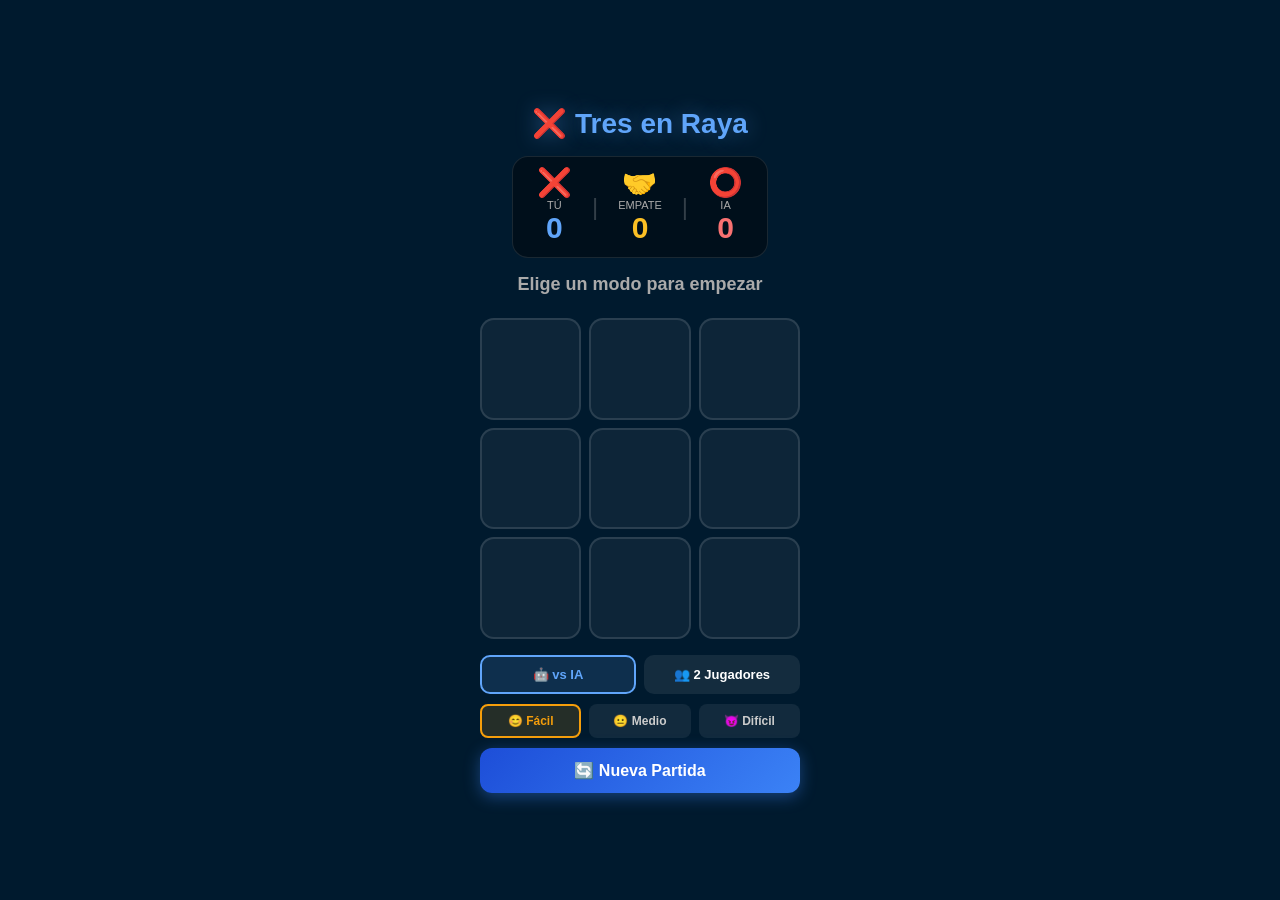
<file: tresenraya.html>
<!DOCTYPE html>
<html lang="es">
<head>
  <meta charset="UTF-8" />
  <meta name="viewport" content="width=device-width, initial-scale=1.0" />
  <title>Tres en Raya</title>
  <style>
    * { margin: 0; padding: 0; box-sizing: border-box; }
    body {
      background: #001a2e;
      min-height: 100vh;
      font-family: 'Segoe UI', sans-serif;
      color: #fff;
      display: flex;
      flex-direction: column;
      align-items: center;
      justify-content: center;
      gap: 16px;
      user-select: none;
      padding: 20px;
    }
    h1 { font-size: 28px; font-weight: 900; color: #60a5fa; text-shadow: 0 0 20px #60a5fa66; }
    #scoreboard {
      display: flex;
      gap: 20px;
      background: rgba(0,0,0,0.4);
      border: 1px solid rgba(255,255,255,0.1);
      border-radius: 16px;
      padding: 12px 24px;
    }
    .score-side { text-align: center; }
    .score-symbol { font-size: 28px; line-height: 1; }
    .score-name { font-size: 11px; color: #aaa; margin-top: 2px; }
    .score-num { font-size: 30px; font-weight: 900; }
    .score-x .score-num { color: #60a5fa; }
    .score-o .score-num { color: #f87171; }
    .score-draw .score-num { color: #fbbf24; }
    .score-divider { display: flex; align-items: center; color: rgba(255,255,255,0.2); font-size: 24px; }
    #statusMsg {
      font-size: 18px;
      font-weight: bold;
      min-height: 28px;
      text-align: center;
      transition: color 0.3s;
    }
    #board {
      display: grid;
      grid-template-columns: repeat(3, 1fr);
      gap: 8px;
      width: min(90vw, 320px);
    }
    .cell {
      aspect-ratio: 1;
      background: rgba(255,255,255,0.05);
      border: 2px solid rgba(255,255,255,0.12);
      border-radius: 14px;
      display: flex;
      align-items: center;
      justify-content: center;
      cursor: pointer;
      font-size: 52px;
      font-weight: 900;
      transition: background 0.15s, border-color 0.15s, transform 0.1s;
    }
    .cell:hover:not(.taken) {
      background: rgba(255,255,255,0.1);
      border-color: rgba(255,255,255,0.3);
      transform: scale(0.96);
    }
    .cell.x { color: #60a5fa; text-shadow: 0 0 16px #60a5fa88; }
    .cell.o { color: #f87171; text-shadow: 0 0 16px #f8717188; }
    .cell.win-line {
      background: rgba(255, 215, 0, 0.15);
      border-color: #ffd700;
      box-shadow: 0 0 12px rgba(255,215,0,0.4);
      animation: winPulse 0.6s ease;
    }
    @keyframes winPulse {
      0% { transform: scale(1); }
      50% { transform: scale(1.1); }
      100% { transform: scale(1); }
    }
    .cell.pop-in {
      animation: popIn 0.25s ease;
    }
    @keyframes popIn {
      0% { transform: scale(0.5); opacity: 0; }
      70% { transform: scale(1.15); }
      100% { transform: scale(1); opacity: 1; }
    }
    #controls {
      display: flex;
      flex-direction: column;
      align-items: center;
      gap: 10px;
      width: 100%;
      max-width: 320px;
    }
    .btn-game {
      width: 100%;
      background: linear-gradient(135deg, #1d4ed8, #3b82f6);
      border: none; color: #fff;
      padding: 13px; border-radius: 12px;
      font-size: 16px; font-weight: bold; cursor: pointer;
      box-shadow: 0 4px 16px rgba(59,130,246,0.4);
      transition: transform 0.1s;
    }
    .btn-game:hover { transform: scale(1.02); }
    .btn-game:active { transform: scale(0.98); }
    #modeSelect {
      display: flex;
      gap: 8px;
      width: 100%;
    }
    .mode-btn {
      flex: 1;
      padding: 10px;
      border-radius: 10px;
      border: 2px solid transparent;
      font-weight: bold;
      cursor: pointer;
      font-size: 13px;
      transition: all 0.2s;
      background: rgba(255,255,255,0.08);
      color: #fff;
    }
    .mode-btn.active { border-color: #60a5fa; background: rgba(96,165,250,0.15); color: #60a5fa; }
    #aiDiff {
      display: flex;
      gap: 8px;
      width: 100%;
    }
    .diff-btn {
      flex: 1;
      padding: 8px;
      border-radius: 8px;
      border: 2px solid transparent;
      font-weight: bold;
      cursor: pointer;
      font-size: 12px;
      background: rgba(255,255,255,0.07);
      color: #ccc;
      transition: all 0.2s;
    }
    .diff-btn.active { border-color: #f59e0b; background: rgba(245,158,11,0.15); color: #f59e0b; }
  </style>
</head>
<body>

  <h1>❌ Tres en Raya</h1>

  <div id="scoreboard">
    <div class="score-side score-x">
      <div class="score-symbol">❌</div>
      <div class="score-name">TÚ</div>
      <div class="score-num" id="scoreX">0</div>
    </div>
    <div class="score-divider">|</div>
    <div class="score-side score-draw">
      <div class="score-symbol">🤝</div>
      <div class="score-name">EMPATE</div>
      <div class="score-num" id="scoreDraw">0</div>
    </div>
    <div class="score-divider">|</div>
    <div class="score-side score-o">
      <div class="score-symbol">⭕</div>
      <div class="score-name">IA</div>
      <div class="score-num" id="scoreO">0</div>
    </div>
  </div>

  <div id="statusMsg">Elige un modo para empezar</div>

  <div id="board">
    <div class="cell" data-i="0" onclick="cellClick(0)"></div>
    <div class="cell" data-i="1" onclick="cellClick(1)"></div>
    <div class="cell" data-i="2" onclick="cellClick(2)"></div>
    <div class="cell" data-i="3" onclick="cellClick(3)"></div>
    <div class="cell" data-i="4" onclick="cellClick(4)"></div>
    <div class="cell" data-i="5" onclick="cellClick(5)"></div>
    <div class="cell" data-i="6" onclick="cellClick(6)"></div>
    <div class="cell" data-i="7" onclick="cellClick(7)"></div>
    <div class="cell" data-i="8" onclick="cellClick(8)"></div>
  </div>

  <div id="controls">
    <div id="modeSelect">
      <button class="mode-btn active" id="modeVsAI" onclick="setMode('ai')">🤖 vs IA</button>
      <button class="mode-btn" id="modeVsP" onclick="setMode('pvp')">👥 2 Jugadores</button>
    </div>
    <div id="aiDiff">
      <button class="diff-btn active" id="diffEasy" onclick="setDifficulty('easy')">😊 Fácil</button>
      <button class="diff-btn" id="diffMed" onclick="setDifficulty('medium')">😐 Medio</button>
      <button class="diff-btn" id="diffHard" onclick="setDifficulty('hard')">😈 Difícil</button>
    </div>
    <button class="btn-game" onclick="resetGame()">🔄 Nueva Partida</button>
  </div>

  <script>
    let board = Array(9).fill(null);
    let currentPlayer = 'X';
    let gameOver = false;
    let mode = 'ai';
    let difficulty = 'easy';
    let scores = { X: 0, O: 0, draw: 0 };
    let bestScore = parseInt(localStorage.getItem('score_tresenraya') || '0');

    const WIN_LINES = [[0,1,2],[3,4,5],[6,7,8],[0,3,6],[1,4,7],[2,5,8],[0,4,8],[2,4,6]];

    function setMode(m) {
      mode = m;
      document.getElementById('modeVsAI').classList.toggle('active', m === 'ai');
      document.getElementById('modeVsP').classList.toggle('active', m === 'pvp');
      document.getElementById('aiDiff').style.display = m === 'ai' ? 'flex' : 'none';
      resetGame();
    }

    function setDifficulty(d) {
      difficulty = d;
      ['easy','med','hard'].forEach(x => document.getElementById('diff' + x.charAt(0).toUpperCase() + x.slice(1)).classList.remove('active'));
      document.getElementById('diff' + d.charAt(0).toUpperCase() + d.slice(1)).classList.add('active');
      resetGame();
    }

    function setStatus(msg, color) {
      const el = document.getElementById('statusMsg');
      el.textContent = msg;
      el.style.color = color || '#fff';
    }

    function resetGame() {
      board = Array(9).fill(null);
      currentPlayer = 'X';
      gameOver = false;
      document.querySelectorAll('.cell').forEach(c => {
        c.textContent = '';
        c.className = 'cell';
      });
      setStatus('Turno de ❌', '#60a5fa');
    }

    function cellClick(i) {
      if (gameOver || board[i]) return;
      if (mode === 'ai' && currentPlayer === 'O') return;

      makeMove(i, currentPlayer);

      if (!gameOver && mode === 'ai' && currentPlayer === 'O') {
        setTimeout(() => aiMove(), 300);
      }
    }

    function makeMove(i, player) {
      board[i] = player;
      const cell = document.querySelector(`[data-i="${i}"]`);
      cell.textContent = player === 'X' ? '❌' : '⭕';
      cell.classList.add(player.toLowerCase(), 'taken', 'pop-in');

      const winner = checkWin();
      if (winner) {
        highlightWin(winner.line);
        gameOver = true;
        if (winner.player === 'X') {
          scores.X++;
          scores.X > bestScore && (bestScore = scores.X) && localStorage.setItem('score_tresenraya', bestScore);
          setStatus('¡Ganó ❌!', '#60a5fa');
          try { if (window.parent && window.parent !== window && window.parent.guardarPuntuacion) window.parent.guardarPuntuacion('tresenraya', scores.X); } catch(e){}
        } else {
          scores.O++;
          setStatus(mode === 'ai' ? '¡Ganó la IA ⭕!' : '¡Ganó ⭕!', '#f87171');
        }
        updateScoreboard();
        return;
      }
      if (!board.includes(null)) {
        gameOver = true;
        scores.draw++;
        setStatus('¡Empate! 🤝', '#fbbf24');
        updateScoreboard();
        return;
      }
      currentPlayer = currentPlayer === 'X' ? 'O' : 'X';
      setStatus(
        currentPlayer === 'X'
          ? 'Turno de ❌'
          : (mode === 'ai' ? 'IA pensando...' : 'Turno de ⭕'),
        currentPlayer === 'X' ? '#60a5fa' : '#f87171'
      );
    }

    function checkWin() {
      for (const line of WIN_LINES) {
        const [a, b, c] = line;
        if (board[a] && board[a] === board[b] && board[a] === board[c]) {
          return { player: board[a], line };
        }
      }
      return null;
    }

    function highlightWin(line) {
      line.forEach(i => document.querySelector(`[data-i="${i}"]`).classList.add('win-line'));
    }

    function updateScoreboard() {
      document.getElementById('scoreX').textContent = scores.X;
      document.getElementById('scoreO').textContent = scores.O;
      document.getElementById('scoreDraw').textContent = scores.draw;
    }

    // IA
    function aiMove() {
      if (gameOver) return;
      let move;
      if (difficulty === 'easy') {
        move = easyAI();
      } else if (difficulty === 'medium') {
        move = Math.random() < 0.5 ? minimaxMove() : easyAI();
      } else {
        move = minimaxMove();
      }
      if (move !== undefined) makeMove(move, 'O');
    }

    function easyAI() {
      const empty = board.reduce((a, v, i) => v === null ? [...a, i] : a, []);
      return empty[Math.floor(Math.random() * empty.length)];
    }

    function minimaxMove() {
      let bestVal = -Infinity, bestMove;
      for (let i = 0; i < 9; i++) {
        if (!board[i]) {
          board[i] = 'O';
          const val = minimax(board, 0, false);
          board[i] = null;
          if (val > bestVal) { bestVal = val; bestMove = i; }
        }
      }
      return bestMove;
    }

    function minimax(b, depth, isMaximizing) {
      const w = checkWinBoard(b);
      if (w === 'O') return 10 - depth;
      if (w === 'X') return depth - 10;
      if (!b.includes(null)) return 0;

      if (isMaximizing) {
        let best = -Infinity;
        for (let i = 0; i < 9; i++) {
          if (!b[i]) {
            b[i] = 'O';
            best = Math.max(best, minimax(b, depth + 1, false));
            b[i] = null;
          }
        }
        return best;
      } else {
        let best = Infinity;
        for (let i = 0; i < 9; i++) {
          if (!b[i]) {
            b[i] = 'X';
            best = Math.min(best, minimax(b, depth + 1, true));
            b[i] = null;
          }
        }
        return best;
      }
    }

    function checkWinBoard(b) {
      for (const [a, bb, c] of WIN_LINES) {
        if (b[a] && b[a] === b[bb] && b[a] === b[c]) return b[a];
      }
      return null;
    }

    // Iniciar
    setStatus('Elige un modo para empezar', '#aaa');
  </script>
</body>
</html>
</file>
